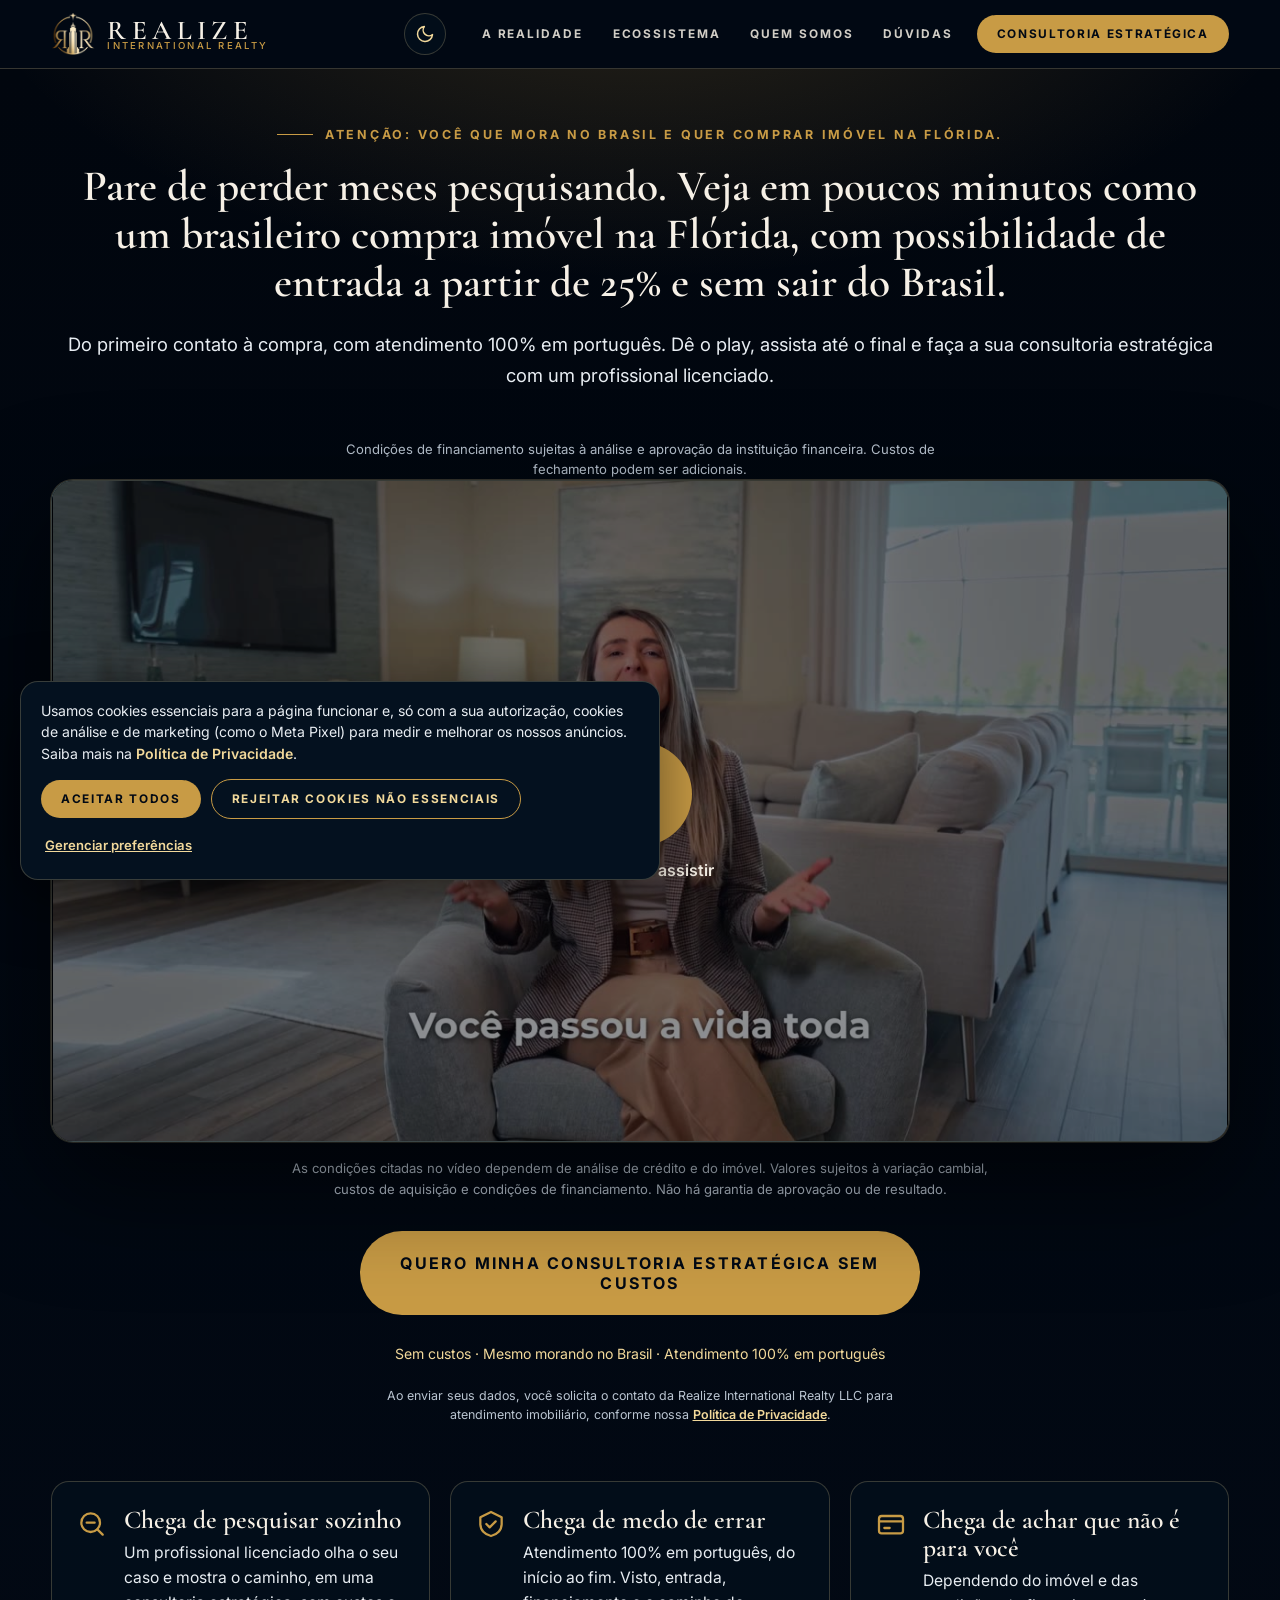
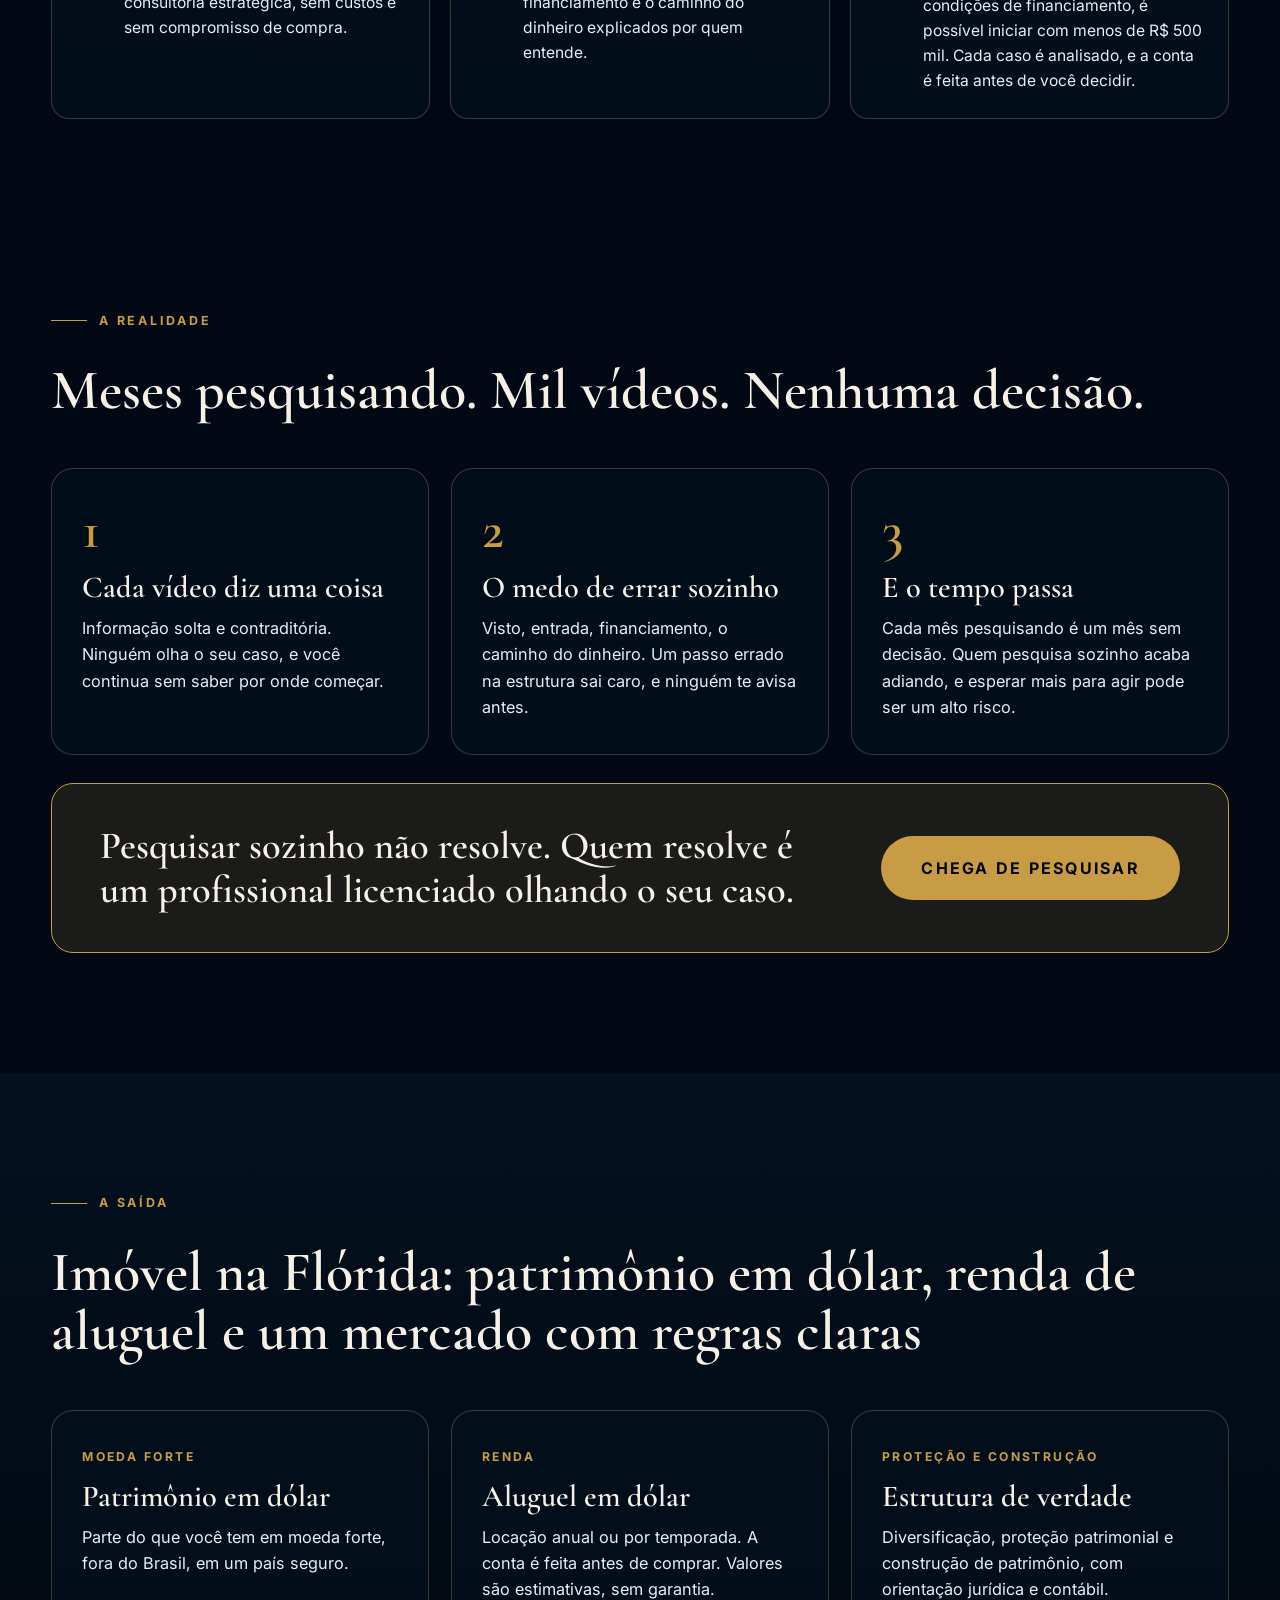
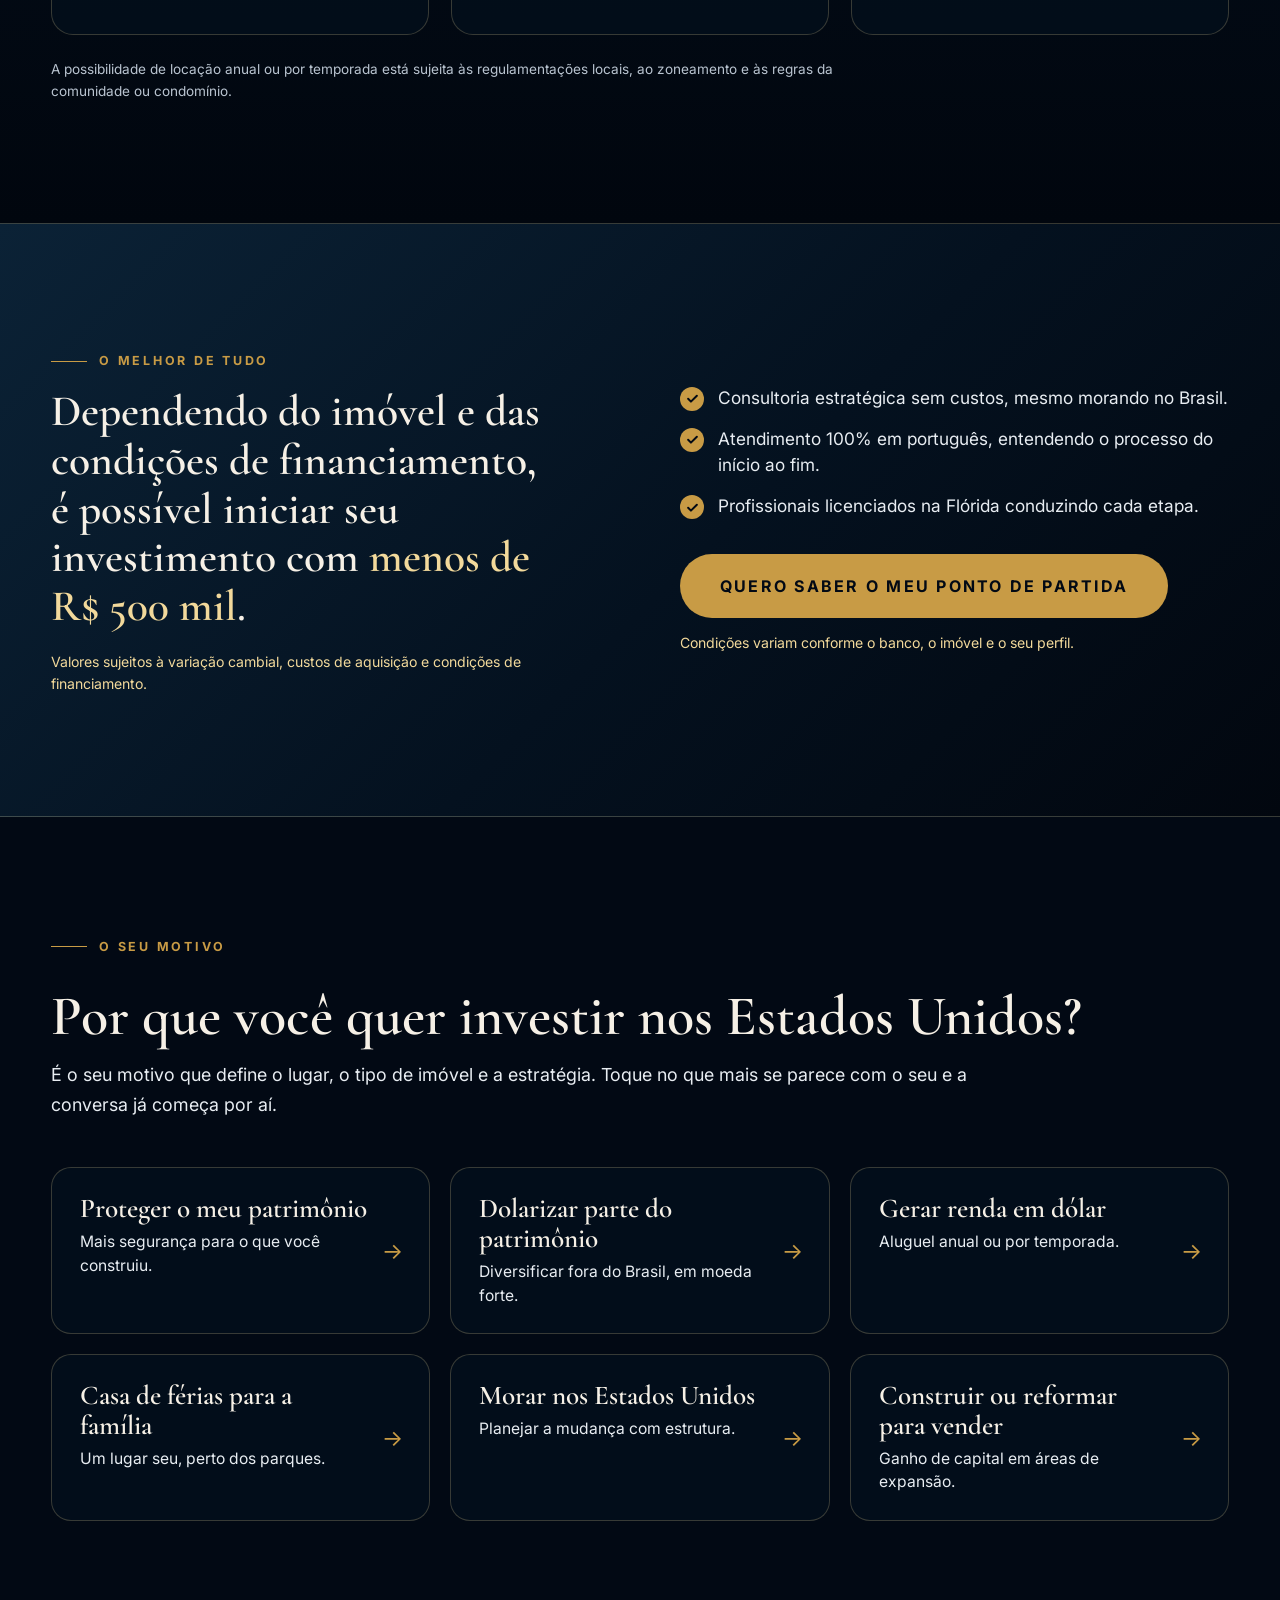
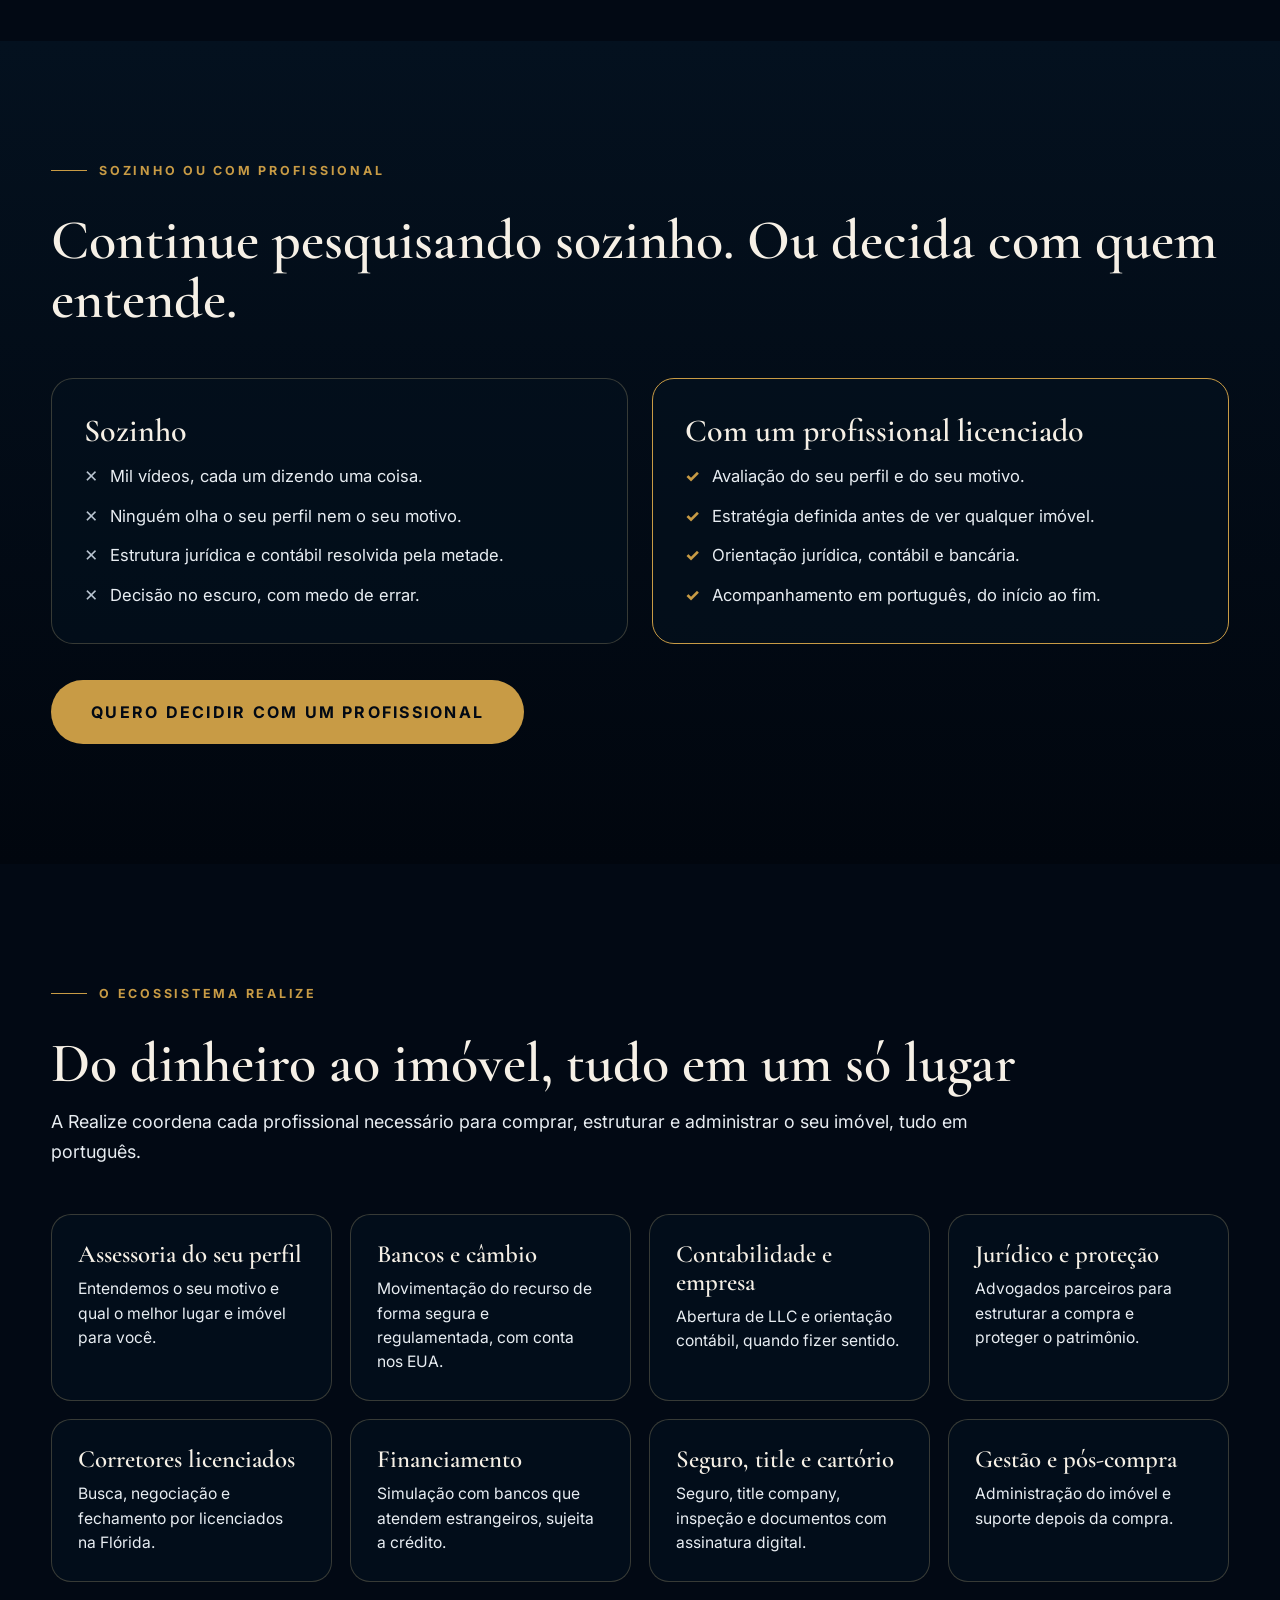
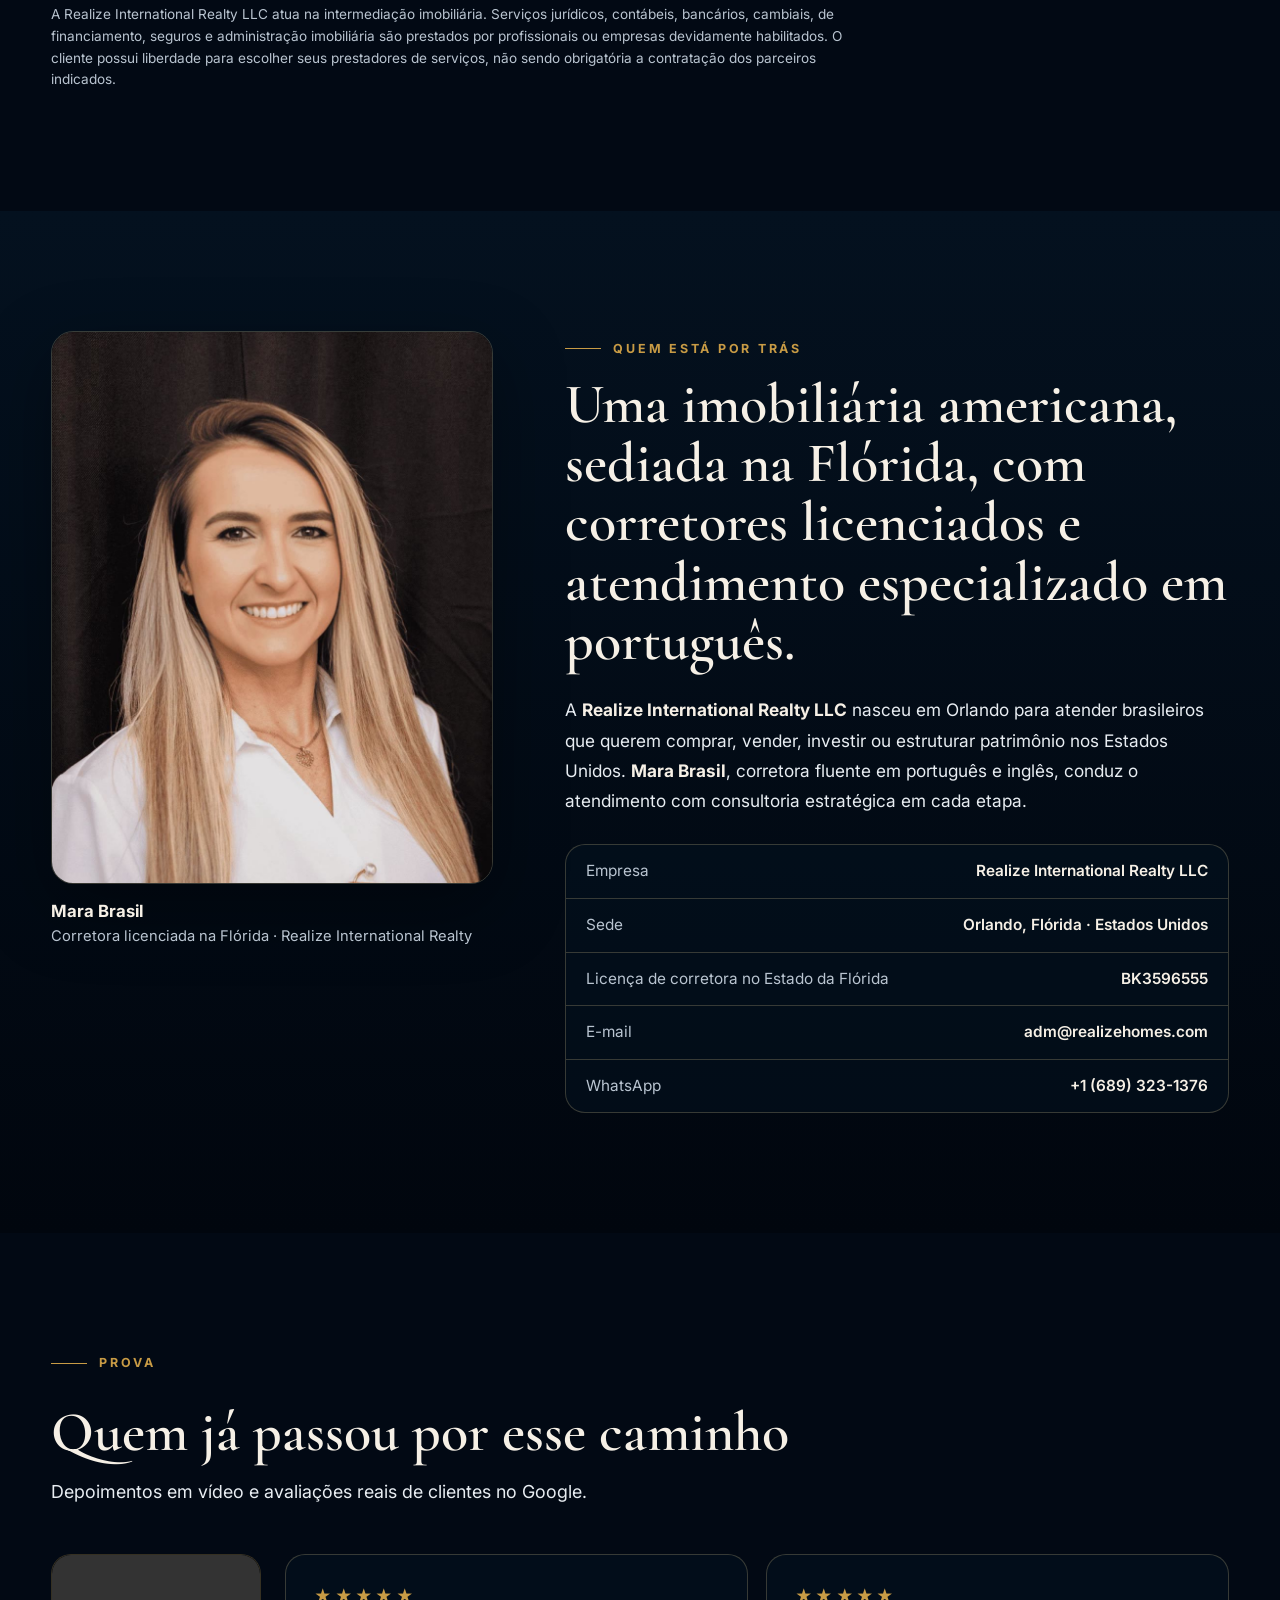
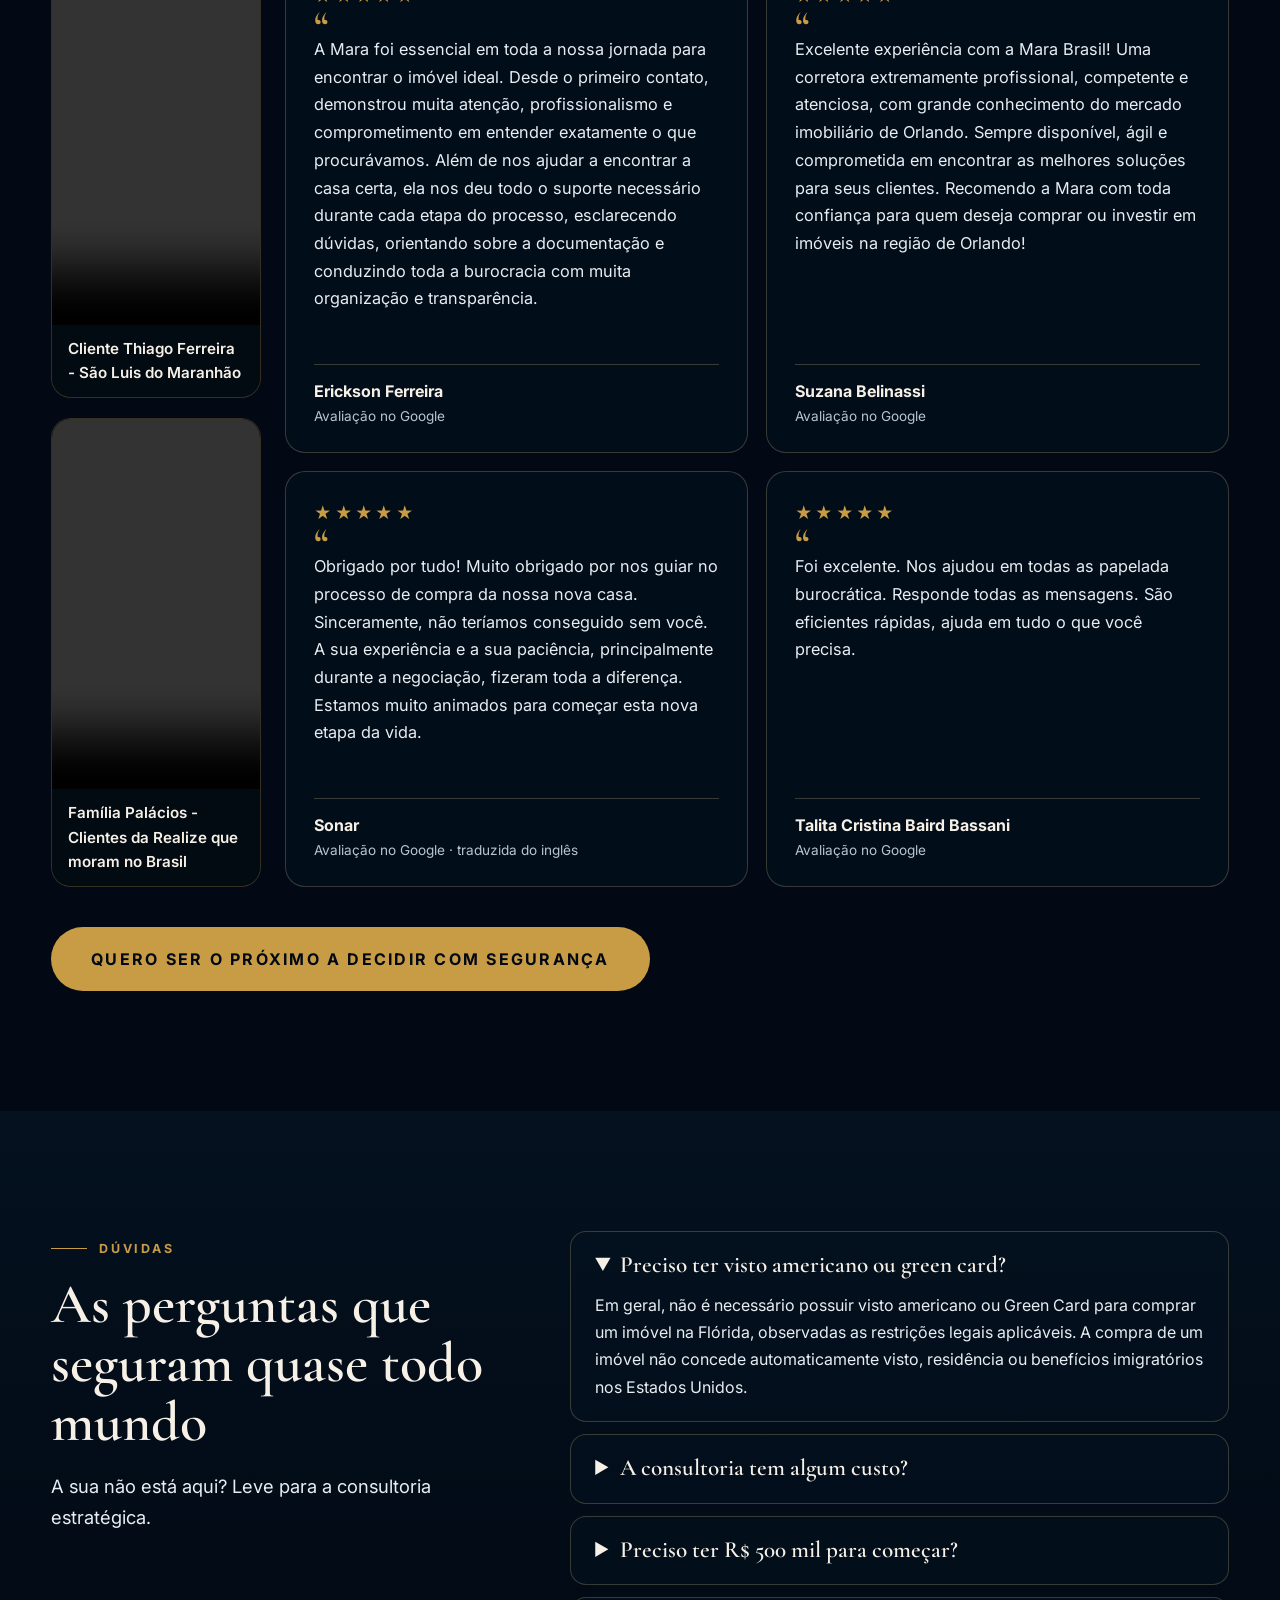
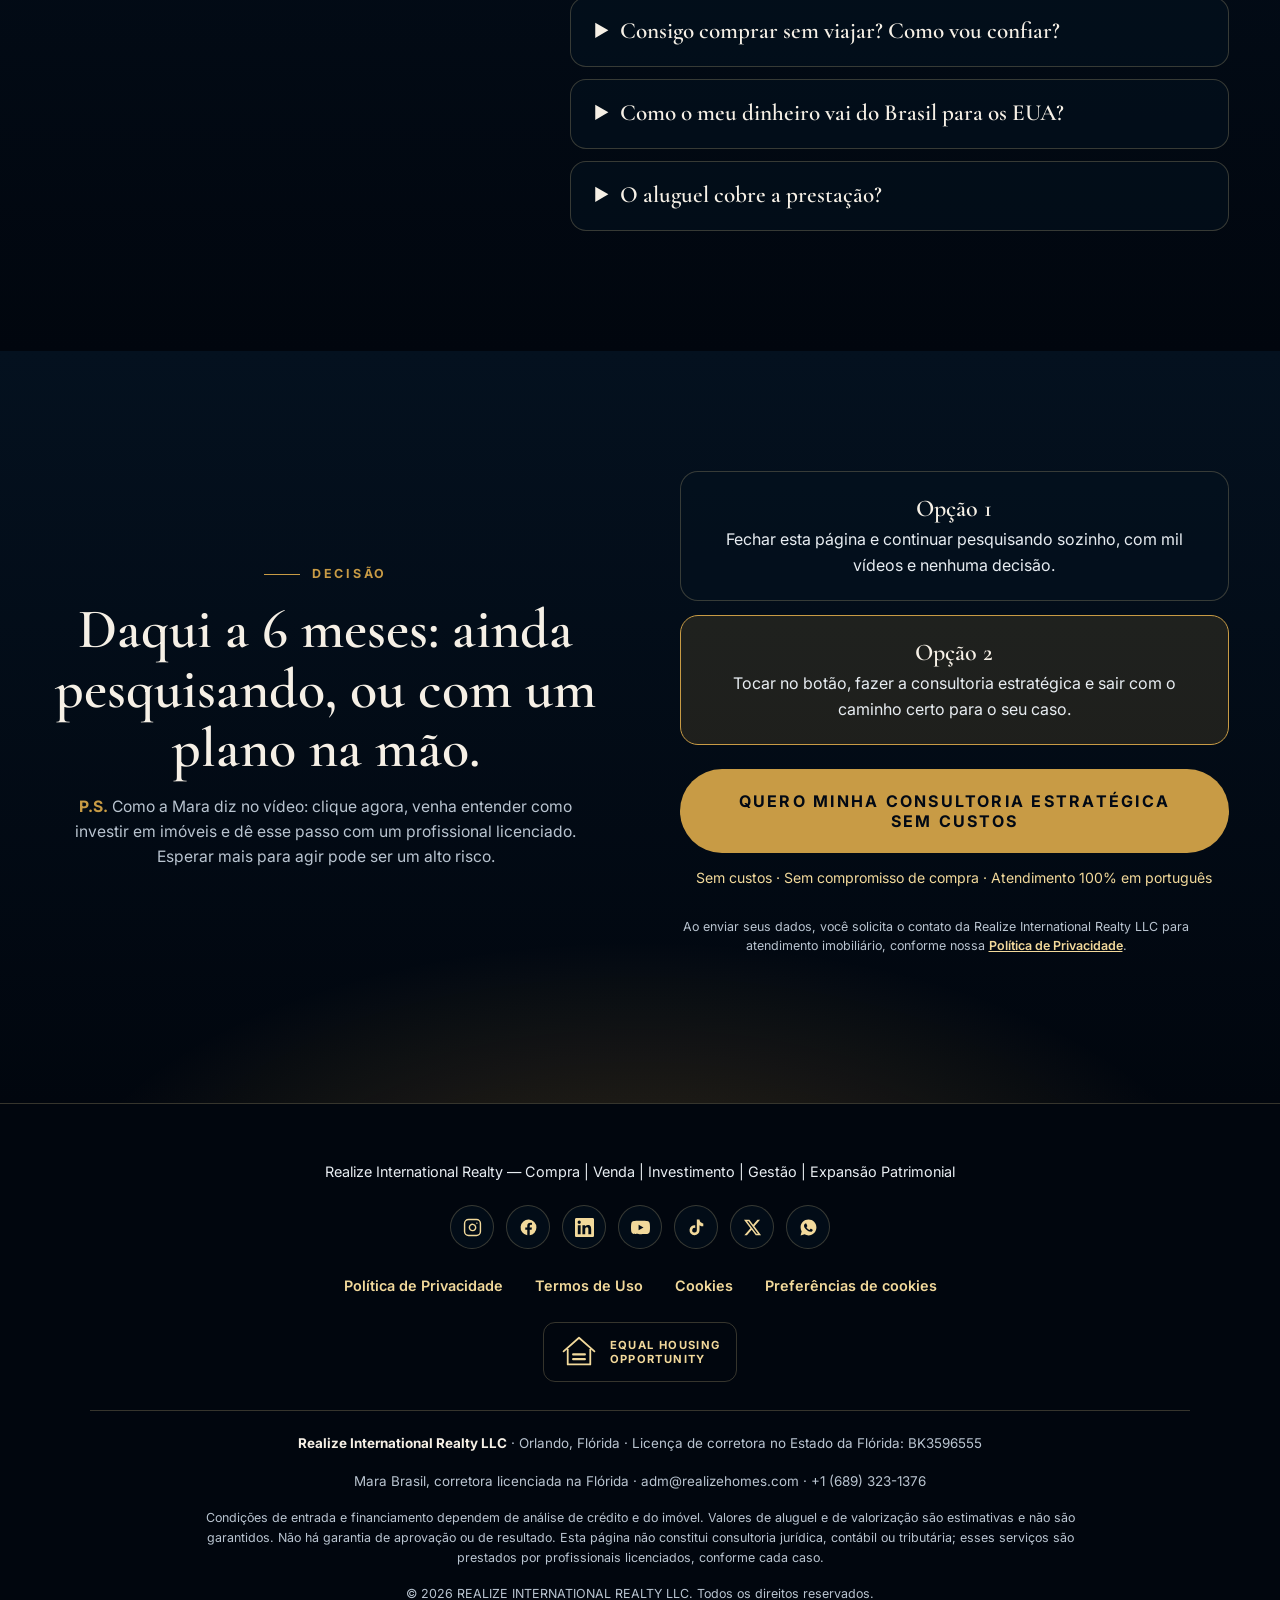
<file: index.html>
<!doctype html>
<html lang="pt-BR">
<head>
<meta charset="utf-8">
<meta name="viewport" content="width=device-width,initial-scale=1">
<meta name="robots" content="noindex, nofollow">
<title>Compre imóvel na Flórida sem sair do Brasil | Realize International Realty</title>
<meta name="description" content="Pare de perder meses pesquisando. Veja como um brasileiro compra imóvel na Flórida sem sair do Brasil e faça uma consultoria estratégica, sem custos, com um profissional licenciado, 100% em português.">
<link rel="preconnect" href="https://fonts.googleapis.com">
<link rel="preconnect" href="https://fonts.gstatic.com" crossorigin>
<link href="https://fonts.googleapis.com/css2?family=Cormorant+Garamond:wght@600&family=Inter:wght@400;500;600;700;800&display=swap" rel="stylesheet">
<link rel="icon" href="images/logo-emblem.png">
<link rel="stylesheet" href="css/style.css">
<link rel="stylesheet" href="css/page.css">
</head>
<body data-variant="vsl-pratica">

<header class="top"><div class="wrap">
  <a class="brand" href="#"><img src="images/logo-emblem.png" alt="Realize International Realty"><span>REALIZE<small>International Realty</small></span></a>
  <nav class="nav" aria-label="Seções"><a href="#realidade">A realidade</a><a href="#ecossistema">Ecossistema</a><a href="#quem">Quem somos</a><a href="#duvidas">Dúvidas</a></nav>
  <a class="btn sm" href="#" data-wa data-cta="header">Consultoria estratégica</a>
</div></header>

<main>

<!-- 1. HOOK + VSL -->
<section class="vsl-hero"><div class="box">
  <span class="eyebrow">Atenção: você que mora no Brasil e quer comprar imóvel na Flórida.</span>
  <h1>Pare de perder meses pesquisando. Veja em poucos minutos como um brasileiro compra imóvel na Flórida, com possibilidade de entrada a partir de 25% e sem sair do Brasil.</h1>
  <p class="lead-p">Do primeiro contato à compra, com atendimento 100% em português. Dê o play, assista até o final e faça a sua consultoria estratégica com um profissional licenciado.</p>
  <p class="legal-mini">Condições de financiamento sujeitas à análise e aprovação da instituição financeira. Custos de fechamento podem ser adicionais.</p>

  <div class="video" id="video">
    <video playsinline preload="metadata"></video>
    <button class="play" type="button" aria-label="Assistir ao vídeo">
      <span><svg width="38" height="38" viewBox="0 0 24 24" aria-hidden="true"><path d="M8 5v14l11-7z" fill="#020914"/></svg></span>
      Toque para assistir
    </button>
  </div>

  <p class="legal-mini video-note">As condições citadas no vídeo dependem de análise de crédito e do imóvel. Valores sujeitos à variação cambial, custos de aquisição e condições de financiamento. Não há garantia de aprovação ou de resultado.</p>

  <div class="cta-box">
    <a class="btn big-btn" href="#" data-wa data-cta="hero">Quero minha consultoria estratégica sem custos</a>
    <p class="micro">Sem custos · Mesmo morando no Brasil · Atendimento 100% em português</p>
      <p class="consent">Ao enviar seus dados, você solicita o contato da Realize International Realty LLC para atendimento imobiliário, conforme nossa <button type="button" class="cookie2-link" data-legal="privacidade">Política de Privacidade</button>.</p>
  </div>

  <div class="facts">
    <div class="fact"><svg viewBox="0 0 24 24" aria-hidden="true"><circle cx="11" cy="11" r="7"/><path d="M20 20l-4-4M8 11h6"/></svg><div><h3>Chega de pesquisar sozinho</h3><p>Um profissional licenciado olha o seu caso e mostra o caminho, em uma consultoria estratégica, sem custos e sem compromisso de compra.</p></div></div>
    <div class="fact"><svg viewBox="0 0 24 24" aria-hidden="true"><path d="M12 3l8 4v5c0 4.5-3.3 8-8 9-4.7-1-8-4.5-8-9V7z"/><path d="M8.5 12l2.5 2.5L15.5 10"/></svg><div><h3>Chega de medo de errar</h3><p>Atendimento 100% em português, do início ao fim. Visto, entrada, financiamento e o caminho do dinheiro explicados por quem entende.</p></div></div>
    <div class="fact"><svg viewBox="0 0 24 24" aria-hidden="true"><rect x="3" y="6" width="18" height="13" rx="2"/><path d="M3 10h18M7 15h4"/></svg><div><h3>Chega de achar que não é para você</h3><p>Dependendo do imóvel e das condições de financiamento, é possível iniciar com menos de R$ 500 mil. Cada caso é analisado, e a conta é feita antes de você decidir.</p></div></div>
  </div>
</div></section>

<!-- 3. DOR -->
<section class="sec" id="realidade"><div class="box">
  <div class="sec-head">
    <span class="eyebrow">A realidade</span>
    <h2 class="wide">Meses pesquisando. Mil vídeos. Nenhuma decisão.</h2>
  </div>
  <div class="cols3">
    <div class="dor"><span class="n">1</span><h3>Cada vídeo diz uma coisa</h3><p>Informação solta e contraditória. Ninguém olha o seu caso, e você continua sem saber por onde começar.</p></div>
    <div class="dor"><span class="n">2</span><h3>O medo de errar sozinho</h3><p>Visto, entrada, financiamento, o caminho do dinheiro. Um passo errado na estrutura sai caro, e ninguém te avisa antes.</p></div>
    <div class="dor"><span class="n">3</span><h3>E o tempo passa</h3><p>Cada mês pesquisando é um mês sem decisão. Quem pesquisa sozinho acaba adiando, e esperar mais para agir pode ser um alto risco.</p></div>
  </div>
  <div class="punch-band">
    <p>Pesquisar sozinho não resolve. Quem resolve é um profissional licenciado olhando o seu caso.</p>
    <a class="btn big-btn" href="#" data-wa data-cta="dor">Chega de pesquisar</a>
  </div>
</div></section>

<!-- 4. POR QUE A FLÓRIDA -->
<section class="sec alt"><div class="box">
  <div class="sec-head">
    <span class="eyebrow">A saída</span>
    <h2 class="wide">Imóvel na Flórida: patrimônio em dólar, renda de aluguel e um mercado com regras claras</h2>
  </div>
  <div class="pillars">
    <div class="pillar"><span class="k">Moeda forte</span><h3>Patrimônio em dólar</h3><p>Parte do que você tem em moeda forte, fora do Brasil, em um país seguro.</p></div>
    <div class="pillar"><span class="k">Renda</span><h3>Aluguel em dólar</h3><p>Locação anual ou por temporada. A conta é feita antes de comprar. Valores são estimativas, sem garantia.</p></div>
    <div class="pillar"><span class="k">Proteção e construção</span><h3>Estrutura de verdade</h3><p>Diversificação, proteção patrimonial e construção de patrimônio, com orientação jurídica e contábil.</p></div>
  </div>
  <p class="l-note" style="margin-top:24px;max-width:90ch">A possibilidade de locação anual ou por temporada está sujeita às regulamentações locais, ao zoneamento e às regras da comunidade ou condomínio.</p>
</div></section>

<!-- 5. R$ 500 MIL -->
<section class="sec band"><div class="box grid2">
  <div>
    <span class="eyebrow">O melhor de tudo</span>
    <p class="big-line long">Dependendo do imóvel e das condições de financiamento, é possível iniciar seu investimento com <em>menos de R$ 500 mil</em>.</p>
    <p class="micro" style="margin-top:20px">Valores sujeitos à variação cambial, custos de aquisição e condições de financiamento.</p>
  </div>
  <div>
    <ul class="checks">
      <li>Consultoria estratégica sem custos, mesmo morando no Brasil.</li>
      <li>Atendimento 100% em português, entendendo o processo do início ao fim.</li>
      <li>Profissionais licenciados na Flórida conduzindo cada etapa.</li>
    </ul>
    <div class="cta-row" style="margin-top:34px"><a class="btn big-btn" href="#" data-wa data-cta="faixa">Quero saber o meu ponto de partida</a></div>
    <p class="micro" style="margin-top:14px">Condições variam conforme o banco, o imóvel e o seu perfil.</p>
  </div>
</div></section>

<!-- 6. MOTIVO -->
<section class="sec"><div class="box">
  <div class="sec-head">
    <span class="eyebrow">O seu motivo</span>
    <h2 class="wide">Por que você quer investir nos Estados Unidos?</h2>
    <p>É o seu motivo que define o lugar, o tipo de imóvel e a estratégia. Toque no que mais se parece com o seu e a conversa já começa por aí.</p>
  </div>
  <div class="motives">
    <a class="motive" href="#" data-wa data-cta="motivo" data-motivo="Proteger o meu patrimônio"><b>Proteger o meu patrimônio</b><span>Mais segurança para o que você construiu.</span></a>
    <a class="motive" href="#" data-wa data-cta="motivo" data-motivo="Tirar parte do patrimônio do Brasil e dolarizar"><b>Dolarizar parte do patrimônio</b><span>Diversificar fora do Brasil, em moeda forte.</span></a>
    <a class="motive" href="#" data-wa data-cta="motivo" data-motivo="Gerar renda em dólar com aluguel"><b>Gerar renda em dólar</b><span>Aluguel anual ou por temporada.</span></a>
    <a class="motive" href="#" data-wa data-cta="motivo" data-motivo="Ter uma casa de férias para a família"><b>Casa de férias para a família</b><span>Um lugar seu, perto dos parques.</span></a>
    <a class="motive" href="#" data-wa data-cta="motivo" data-motivo="Mudar para os Estados Unidos"><b>Morar nos Estados Unidos</b><span>Planejar a mudança com estrutura.</span></a>
    <a class="motive" href="#" data-wa data-cta="motivo" data-motivo="Construir ou reformar para vender"><b>Construir ou reformar para vender</b><span>Ganho de capital em áreas de expansão.</span></a>
  </div>
</div></section>

<!-- 7. SOZINHO x PROFISSIONAL -->
<section class="sec alt"><div class="box">
  <div class="sec-head">
    <span class="eyebrow">Sozinho ou com profissional</span>
    <h2 class="wide">Continue pesquisando sozinho. Ou decida com quem entende.</h2>
  </div>
  <div class="vs2">
    <div class="col no"><h3>Sozinho</h3>
      <ul><li>Mil vídeos, cada um dizendo uma coisa.</li><li>Ninguém olha o seu perfil nem o seu motivo.</li><li>Estrutura jurídica e contábil resolvida pela metade.</li><li>Decisão no escuro, com medo de errar.</li></ul></div>
    <div class="col yes"><h3>Com um profissional licenciado</h3>
      <ul><li>Avaliação do seu perfil e do seu motivo.</li><li>Estratégia definida antes de ver qualquer imóvel.</li><li>Orientação jurídica, contábil e bancária.</li><li>Acompanhamento em português, do início ao fim.</li></ul></div>
  </div>
  <div class="cta-row" style="margin-top:36px"><a class="btn big-btn" href="#" data-wa data-cta="vs">Quero decidir com um profissional</a></div>
</div></section>

<!-- 8. ECOSSISTEMA -->
<section class="sec" id="ecossistema"><div class="box">
  <div class="sec-head">
    <span class="eyebrow">O ecossistema Realize</span>
    <h2 class="wide">Do dinheiro ao imóvel, tudo em um só lugar</h2>
    <p>A Realize coordena cada profissional necessário para comprar, estruturar e administrar o seu imóvel, tudo em português.</p>
  </div>
  <div class="eco">
    <div class="eco-i"><h3>Assessoria do seu perfil</h3><p>Entendemos o seu motivo e qual o melhor lugar e imóvel para você.</p></div>
    <div class="eco-i"><h3>Bancos e câmbio</h3><p>Movimentação do recurso de forma segura e regulamentada, com conta nos EUA.</p></div>
    <div class="eco-i"><h3>Contabilidade e empresa</h3><p>Abertura de LLC e orientação contábil, quando fizer sentido.</p></div>
    <div class="eco-i"><h3>Jurídico e proteção</h3><p>Advogados parceiros para estruturar a compra e proteger o patrimônio.</p></div>
    <div class="eco-i"><h3>Corretores licenciados</h3><p>Busca, negociação e fechamento por licenciados na Flórida.</p></div>
    <div class="eco-i"><h3>Financiamento</h3><p>Simulação com bancos que atendem estrangeiros, sujeita a crédito.</p></div>
    <div class="eco-i"><h3>Seguro, title e cartório</h3><p>Seguro, title company, inspeção e documentos com assinatura digital.</p></div>
    <div class="eco-i"><h3>Gestão e pós-compra</h3><p>Administração do imóvel e suporte depois da compra.</p></div>
  </div>
  <p class="l-note" style="margin-top:22px;max-width:90ch">A Realize International Realty LLC atua na intermediação imobiliária. Serviços jurídicos, contábeis, bancários, cambiais, de financiamento, seguros e administração imobiliária são prestados por profissionais ou empresas devidamente habilitados. O cliente possui liberdade para escolher seus prestadores de serviços, não sendo obrigatória a contratação dos parceiros indicados.</p>
</div></section>

<!-- 9. QUEM ESTÁ POR TRÁS -->
<section class="sec alt" id="quem"><div class="box who">
  <figure class="photo"><img src="images/mara.jpg" alt="Mara Brasil, corretora licenciada na Flórida" loading="lazy"><figcaption><b>Mara Brasil</b>Corretora licenciada na Flórida · Realize International Realty</figcaption></figure>
  <div>
    <span class="eyebrow">Quem está por trás</span>
    <h2 class="wide">Uma imobiliária americana, sediada na Flórida, com corretores licenciados e atendimento especializado em português.</h2>
    <div class="txt" style="margin-top:24px">
      <p>A <strong>Realize International Realty LLC</strong> nasceu em Orlando para atender brasileiros que querem comprar, vender, investir ou estruturar patrimônio nos Estados Unidos. <strong>Mara Brasil</strong>, corretora fluente em português e inglês, conduz o atendimento com consultoria estratégica em cada etapa.</p>
    </div>
    <div class="trust" style="margin-top:28px">
      <div class="trust-row"><span>Empresa</span><b>Realize International Realty LLC</b></div>
      <div class="trust-row"><span>Sede</span><b>Orlando, Flórida · Estados Unidos</b></div>
      <div class="trust-row"><span>Licença de corretora no Estado da Flórida</span><b>BK3596555</b></div>
      <div class="trust-row"><span>E-mail</span><b>adm@realizehomes.com</b></div>
      <div class="trust-row"><span>WhatsApp</span><b>+1 (689) 323-1376</b></div>
    </div>
  </div>
</div></section>

<!-- 10. PROVA -->
<section class="sec"><div class="box">
  <div class="sec-head">
    <span class="eyebrow">Prova</span>
    <h2 class="wide">Quem já passou por esse caminho</h2>
    <p>Depoimentos em vídeo e avaliações reais de clientes no Google.</p>
  </div>
  <div class="proof">
    <figure class="tv"><video controls playsinline preload="metadata" src="videos/depoimento-thiago.mp4"></video><figcaption>Cliente Thiago Ferreira - São Luis do Maranhão</figcaption></figure>
    <figure class="tv"><video controls playsinline preload="metadata" src="videos/depoimento-2.mp4"></video><figcaption>Família Palácios - Clientes da Realize que moram no Brasil</figcaption></figure>
    <div class="reviews">
    <figure class="rev">
      <div class="stars" aria-label="5 estrelas">★★★★★</div>
      <blockquote>A Mara foi essencial em toda a nossa jornada para encontrar o imóvel ideal. Desde o primeiro contato, demonstrou muita atenção, profissionalismo e comprometimento em entender exatamente o que procurávamos. Além de nos ajudar a encontrar a casa certa, ela nos deu todo o suporte necessário durante cada etapa do processo, esclarecendo dúvidas, orientando sobre a documentação e conduzindo toda a burocracia com muita organização e transparência.</blockquote>
      <figcaption><b>Erickson Ferreira</b><span>Avaliação no Google</span></figcaption>
    </figure>
    <figure class="rev">
      <div class="stars" aria-label="5 estrelas">★★★★★</div>
      <blockquote>Excelente experiência com a Mara Brasil! Uma corretora extremamente profissional, competente e atenciosa, com grande conhecimento do mercado imobiliário de Orlando. Sempre disponível, ágil e comprometida em encontrar as melhores soluções para seus clientes. Recomendo a Mara com toda confiança para quem deseja comprar ou investir em imóveis na região de Orlando!</blockquote>
      <figcaption><b>Suzana Belinassi</b><span>Avaliação no Google</span></figcaption>
    </figure>
    <figure class="rev">
      <div class="stars" aria-label="5 estrelas">★★★★★</div>
      <blockquote>Obrigado por tudo! Muito obrigado por nos guiar no processo de compra da nossa nova casa. Sinceramente, não teríamos conseguido sem você. A sua experiência e a sua paciência, principalmente durante a negociação, fizeram toda a diferença. Estamos muito animados para começar esta nova etapa da vida.</blockquote>
      <figcaption><b>Sonar</b><span>Avaliação no Google · traduzida do inglês</span></figcaption>
    </figure>
    <figure class="rev">
      <div class="stars" aria-label="5 estrelas">★★★★★</div>
      <blockquote>Foi excelente. Nos ajudou em todas as papelada burocrática. Responde todas as mensagens. São eficientes rápidas, ajuda em tudo o que você precisa.</blockquote>
      <figcaption><b>Talita Cristina Baird Bassani</b><span>Avaliação no Google</span></figcaption>
    </figure>
  </div>
  </div>
  <div class="cta-row" style="margin-top:40px"><a class="btn big-btn" href="#" data-wa data-cta="prova">Quero ser o próximo a decidir com segurança</a></div>
</div></section>

<!-- 11. FAQ -->
<section class="sec alt" id="duvidas"><div class="box faq">
  <div>
    <span class="eyebrow">Dúvidas</span>
    <h2>As perguntas que seguram quase todo mundo</h2>
    <p class="lead-p" style="margin-top:18px">A sua não está aqui? Leve para a consultoria estratégica.</p>
  </div>
  <div>
    <details open><summary>Preciso ter visto americano ou green card?</summary><p>Em geral, não é necessário possuir visto americano ou Green Card para comprar um imóvel na Flórida, observadas as restrições legais aplicáveis. A compra de um imóvel não concede automaticamente visto, residência ou benefícios imigratórios nos Estados Unidos.</p></details>
    <details><summary>A consultoria tem algum custo?</summary><p>Não. A consultoria inicial é sem custos, mesmo morando no Brasil, e sem compromisso de compra.</p></details>
    <details><summary>Preciso ter R$ 500 mil para começar?</summary><p>Dependendo do imóvel e das condições de financiamento, é possível iniciar seu investimento com menos de R$ 500 mil. O valor depende do imóvel, do banco e do seu perfil, e a consultoria mostra o número para o seu caso. Valores sujeitos à variação cambial, custos de aquisição e condições de financiamento.</p></details>
    <details><summary>Consigo comprar sem viajar? Como vou confiar?</summary><p>Sim, e a confiança vem do que você mesmo pode conferir. A Realize International Realty LLC fica em Orlando, e a negociação é conduzida por corretores licenciados na Flórida, cuja licença pode ser consultada no registro oficial do estado (DBPR). A compra é formal, com contrato, registro, title company e assinatura digital, e o dinheiro passa por bancos e câmbio regulamentados. Você acompanha tudo por videochamada e pode ver as avaliações no Google, os depoimentos e as redes da equipe. Se quiser conhecer antes, montamos a agenda da viagem.</p></details>
    <details><summary>Como o meu dinheiro vai do Brasil para os EUA?</summary><p>Por meio de bancos e câmbio parceiros, de forma regulamentada e com orientação. O especialista explica o caminho certo para o seu caso.</p></details>
    <details><summary>O aluguel cobre a prestação?</summary><p>A renda de aluguel pode contribuir para o pagamento do financiamento. Os resultados dependem das receitas e despesas do imóvel, incluindo impostos, seguros, taxas condominiais, manutenção, administração e vacância. Não há garantia de rentabilidade.</p></details>
  </div>
</div></section>

<!-- 12. CTA FINAL -->
<section class="sec final"><div class="box grid2">
  <div>
    <span class="eyebrow">Decisão</span>
    <h2>Daqui a 6 meses: ainda pesquisando, ou com um plano na mão.</h2>
    <p class="ps"><b>P.S.</b> Como a Mara diz no vídeo: clique agora, venha entender como investir em imóveis e dê esse passo com um profissional licenciado. Esperar mais para agir pode ser um alto risco.</p>
  </div>
  <div>
    <div class="opts2">
      <div class="opt2"><b>Opção 1</b>Fechar esta página e continuar pesquisando sozinho, com mil vídeos e nenhuma decisão.</div>
      <div class="opt2 go"><b>Opção 2</b>Tocar no botão, fazer a consultoria estratégica e sair com o caminho certo para o seu caso.</div>
    </div>
    <a class="btn big-btn" href="#" data-wa data-cta="final">Quero minha consultoria estratégica sem custos</a>
    <p class="micro" style="margin-top:14px">Sem custos · Sem compromisso de compra · Atendimento 100% em português</p>
    <p class="consent">Ao enviar seus dados, você solicita o contato da Realize International Realty LLC para atendimento imobiliário, conforme nossa <button type="button" class="cookie2-link" data-legal="privacidade">Política de Privacidade</button>.</p>
  </div>
</div></section>

</main>

<footer class="foot2">
  <div class="foot2-in">
    <p class="foot2-tag">Realize International Realty — Compra | Venda | Investimento | Gestão | Expansão Patrimonial</p>
    <div class="foot2-social">
      <a href="https://www.instagram.com/realizerealty_/" target="_blank" rel="noopener noreferrer" class="foot2-soc" aria-label="Instagram"><svg viewBox="0 0 24 24" fill="none" stroke="currentColor" stroke-width="1.8" stroke-linecap="round" stroke-linejoin="round" aria-hidden="true"><rect x="2" y="2" width="20" height="20" rx="5" ry="5"/><path d="M16 11.37A4 4 0 1 1 12.63 8 4 4 0 0 1 16 11.37z"/><line x1="17.5" y1="6.5" x2="17.51" y2="6.5"/></svg></a>
      <a href="https://www.facebook.com/marabrasilorlando" target="_blank" rel="noopener noreferrer" class="foot2-soc" aria-label="Facebook"><svg viewBox="0 0 24 24" fill="currentColor" aria-hidden="true"><path d="M22 12a10 10 0 1 0-11.56 9.88v-6.99H7.9V12h2.54V9.8c0-2.5 1.49-3.89 3.77-3.89 1.09 0 2.24.2 2.24.2v2.46h-1.26c-1.24 0-1.63.77-1.63 1.56V12h2.78l-.44 2.89h-2.34v6.99A10 10 0 0 0 22 12z"/></svg></a>
      <a href="https://www.linkedin.com/company/realize-realty-a-imobili%C3%A1ria-brasileira-na-fl%C3%B3rida/" target="_blank" rel="noopener noreferrer" class="foot2-soc" aria-label="LinkedIn"><svg viewBox="0 0 24 24" fill="currentColor" aria-hidden="true"><path d="M20.45 20.45h-3.56v-5.57c0-1.33-.03-3.04-1.85-3.04-1.86 0-2.14 1.45-2.14 2.94v5.67H9.34V9h3.41v1.56h.05c.48-.9 1.64-1.85 3.37-1.85 3.6 0 4.27 2.37 4.27 5.46v6.28zM5.34 7.43a2.06 2.06 0 1 1 0-4.12 2.06 2.06 0 0 1 0 4.12zM7.12 20.45H3.56V9h3.56v11.45zM22.22 0H1.77C.79 0 0 .77 0 1.73v20.54C0 23.23.79 24 1.77 24h20.45c.98 0 1.78-.77 1.78-1.73V1.73C24 .77 23.2 0 22.22 0z"/></svg></a>
      <a href="https://www.youtube.com/@realizerealtyflorida" target="_blank" rel="noopener noreferrer" class="foot2-soc" aria-label="YouTube"><svg viewBox="0 0 24 24" fill="currentColor" aria-hidden="true"><path d="M23.5 6.2a3 3 0 0 0-2.1-2.1C19.5 3.6 12 3.6 12 3.6s-7.5 0-9.4.5A3 3 0 0 0 .5 6.2C0 8.1 0 12 0 12s0 3.9.5 5.8a3 3 0 0 0 2.1 2.1c1.9.5 9.4.5 9.4.5s7.5 0 9.4-.5a3 3 0 0 0 2.1-2.1c.5-1.9.5-5.8.5-5.8s0-3.9-.5-5.8zM9.6 15.6V8.4l6.2 3.6-6.2 3.6z"/></svg></a>
      <a href="https://www.tiktok.com/@realizerealty" target="_blank" rel="noopener noreferrer" class="foot2-soc" aria-label="TikTok"><svg viewBox="0 0 24 24" fill="currentColor" aria-hidden="true"><path d="M19.6 6.7a4.8 4.8 0 0 1-3.8-4.2V2h-3.4v13.4a2.9 2.9 0 1 1-2-2.8V9.2a6.3 6.3 0 1 0 5.4 6.2V9a8.2 8.2 0 0 0 4.8 1.5V7.1a4.8 4.8 0 0 1-1-.4z"/></svg></a>
      <a href="https://x.com/RealizeRealtyUS" target="_blank" rel="noopener noreferrer" class="foot2-soc" aria-label="X"><svg viewBox="0 0 24 24" fill="currentColor" aria-hidden="true"><path d="M18.24 2.25h3.31l-7.23 8.26 8.5 11.24h-6.66l-5.21-6.82-5.97 6.82H1.67l7.73-8.84L1.25 2.25h6.83l4.71 6.23 5.45-6.23zm-1.16 17.52h1.83L7.08 4.13H5.12l11.96 15.64z"/></svg></a>
      <a href="https://wa.me/16893231376" target="_blank" rel="noopener noreferrer" class="foot2-soc" aria-label="WhatsApp"><svg viewBox="0 0 24 24" fill="currentColor" aria-hidden="true"><path d="M12 2C6.48 2 2 6.48 2 12c0 1.85.5 3.58 1.36 5.06L2 22l5.09-1.33A9.96 9.96 0 0 0 12 22c5.52 0 10-4.48 10-10S17.52 2 12 2zm5.1 14.02c-.23.63-1.32 1.2-1.82 1.28-.47.07-1.05.1-1.7-.11-.39-.13-.89-.3-1.54-.59-2.71-1.17-4.47-3.9-4.61-4.08-.13-.18-1.1-1.46-1.1-2.78 0-1.32.69-1.97 1-2.28.25-.25.65-.38 1.04-.38h.32c.3.01.55.03.79.6.28.65.85 2.02.93 2.17.07.15.12.33.02.53-.1.21-.15.33-.29.5-.15.18-.31.4-.45.54-.14.14-.28.3-.12.58.16.28.72 1.18 1.54 1.92.67.6 1.52 1.01 1.72 1.1.28.14.44.12.6-.07.16-.2.69-.8.87-1.08.18-.28.36-.23.61-.14.25.09 1.59.75 1.86.89.28.14.46.2.53.32.06.12.06.69-.17 1.32z"/></svg></a>
    </div>
    <div class="foot2-links">
      <button type="button" data-legal="privacidade">Política de Privacidade</button>
      <button type="button" data-legal="termos">Termos de Uso</button>
      <button type="button" data-legal="cookies">Cookies</button>
      <button type="button" data-legal="preferencias">Preferências de cookies</button>
    </div>
    <div class="eho" role="img" aria-label="Equal Housing Opportunity">
      <svg viewBox="0 0 64 64" aria-hidden="true"><path d="M6 31L32 8l26 23" fill="none" stroke="currentColor" stroke-width="3" stroke-linecap="round" stroke-linejoin="round"/><path d="M13 27v26h38V27" fill="none" stroke="currentColor" stroke-width="3" stroke-linejoin="round"/><path d="M22 36h20M22 44h20" stroke="currentColor" stroke-width="3.4" stroke-linecap="round"/></svg>
      <span>Equal Housing <br>Opportunity</span>
    </div>
    <div class="foot2-info">
      <p><b>Realize International Realty LLC</b> · Orlando, Flórida · Licença de corretora no Estado da Flórida: BK3596555</p>
      <p>Mara Brasil, corretora licenciada na Flórida · adm@realizehomes.com · +1 (689) 323-1376</p>
      <p class="foot2-legal">Condições de entrada e financiamento dependem de análise de crédito e do imóvel. Valores de aluguel e de valorização são estimativas e não são garantidos. Não há garantia de aprovação ou de resultado. Esta página não constitui consultoria jurídica, contábil ou tributária; esses serviços são prestados por profissionais licenciados, conforme cada caso.</p>
      <p class="foot2-legal">© 2026 REALIZE INTERNATIONAL REALTY LLC. Todos os direitos reservados.</p>
    </div>
  </div>
</footer>

<div class="legal-modal" id="legal" hidden>
  <div class="legal-panel" role="dialog" aria-modal="true" aria-labelledby="legal-title">
    <button type="button" class="legal-close" id="legal-close" aria-label="Fechar">×</button>
    <div class="legal-body" id="legal-body"></div>
  </div>
</div>
<template id="tpl-privacidade"><h2 id="legal-title">Política de Privacidade</h2>
<p>Última atualização: 9 de julho de 2026</p>
<p>Esta Política de Privacidade descreve como a Realize International Realty ("Realize", "nós") coleta, utiliza, compartilha e protege os dados pessoais dos usuários do site realizehomes.com e de seus canais de atendimento. Ao utilizar o site e enviar seus dados, você concorda com as práticas descritas nesta política.</p>
<h3>1. Responsável pelos dados</h3>
<p>O responsável pelo tratamento dos dados é a Realize International Realty LLC, com sede em Orlando, Flórida — Estados Unidos. Contato: <a href="mailto:adm@realizehomes.com">adm@realizehomes.com</a> · WhatsApp: +1 (689) 323-1376.</p>
<h3>2. Dados que coletamos</h3>
<p>Dados fornecidos por você: nome, e-mail, telefone/WhatsApp, área de interesse, mensagem e, quando aplicável, endereço — informados em formulários de contato e solicitações.</p>
<p>Dados coletados automaticamente: endereço IP, tipo de dispositivo e navegador, páginas visitadas, origem do acesso e interações, por meio de cookies e tecnologias similares.</p>
<p>Fontes públicas e parceiros: dados que você tenha tornado públicos ou obtidos de parceiros de marketing, quando permitido por lei.</p>
<h3>3. Como usamos seus dados</h3>
<ul>
<li>Responder a solicitações e prestar serviços imobiliários (compra, venda, investimento e gestão);</li>
<li>Entrar em contato por telefone, WhatsApp e e-mail para atendimento comercial e imobiliário;</li>
<li>Enviar comunicações de marketing e promocionais, quando autorizado;</li>
<li>Veicular publicidade direcionada e remarketing em plataformas como Google e Meta;</li>
<li>Analisar o tráfego e melhorar a experiência do site;</li>
<li>Cumprir obrigações legais e regulatórias.</li>
</ul>
<h3>4. Bases legais</h3>
<p>Tratamos seus dados com base no seu consentimento, na execução de contrato ou do atendimento solicitado, no cumprimento de obrigações legais e em nosso legítimo interesse de operar e divulgar nossos serviços, conforme a Lei Geral de Proteção de Dados (Lei nº 13.709/2018, LGPD) e demais normas aplicáveis.</p>
<h3>5. Cookies e tecnologias de rastreamento</h3>
<p>Utilizamos cookies essenciais, de análise e de marketing. No aviso exibido na página você pode aceitar todos, rejeitar os não essenciais ou gerenciar as suas preferências, e pode alterar a escolha a qualquer momento em “Preferências de cookies”, no rodapé. Os cookies de análise e de marketing só são ativados depois da sua autorização. A rejeição dos cookies não essenciais pode limitar algumas funcionalidades.</p>
<h3>6. Publicidade, Google e Meta</h3>
<p>Usamos serviços de terceiros de análise e publicidade, incluindo Google Analytics, Google Ads e o Meta Pixel (Facebook/Instagram). Esses provedores utilizam cookies e identificadores para medir audiência, criar públicos personalizados e exibir anúncios relevantes dentro e fora do nosso site.</p>
<p>Opções de anúncios do Google: adssettings.google.com</p>
<p>Complemento de desativação do Google Analytics: tools.google.com/dlpage/gaoptout</p>
<p>Preferências de anúncios da Meta: facebook.com/adpreferences</p>
<p>Opt-out setorial: optout.aboutads.info · youronlinechoices.eu</p>
<h3>7. Compartilhamento de dados</h3>
<p>Seus dados podem ser compartilhados com: parceiros e prestadores de serviços envolvidos no seu atendimento (como corretores, instituições financeiras e profissionais jurídicos, contábeis e de seguros), quando necessário e a seu pedido; provedores de serviços de anúncios, agências de marketing e ferramentas de análise; autoridades, quando exigido por lei; e terceiros no contexto de reorganização ou transferência do negócio. Não vendemos seus dados pessoais.</p>
<h3>8. Retenção de dados</h3>
<p>Mantemos os dados pessoais pelo período necessário às finalidades descritas — em geral de 90 dias a 2 anos após o último contato ou inatividade — ou pelo prazo exigido por obrigações legais.</p>
<h3>9. Seus direitos</h3>
<p>Você pode solicitar acesso, correção, exclusão ou portabilidade dos seus dados, bem como revogar o consentimento e opor-se ao marketing direto, a qualquer momento, pelo e-mail <a href="mailto:adm@realizehomes.com">adm@realizehomes.com</a>.</p>
<h3>10. Privacidade de crianças</h3>
<p>Nosso site não se destina a menores de 18 anos e não coletamos intencionalmente dados de crianças.</p>
<h3>11. Transferência internacional</h3>
<p>Seus dados podem ser processados e armazenados nos Estados Unidos e em outros países onde nós ou nossos provedores operamos, com medidas adequadas de proteção.</p>
<h3>12. Segurança</h3>
<p>Adotamos medidas técnicas e organizacionais para proteger seus dados. No entanto, nenhum método de transmissão ou armazenamento é totalmente seguro, e não podemos garantir segurança absoluta.</p>
<h3>13. Alterações desta política</h3>
<p>Podemos atualizar esta política periodicamente. A data da última atualização aparece no topo desta página.</p>
<h3>14. Contato</h3>
<p>Dúvidas ou solicitações sobre esta política e sobre o tratamento de dados: <a href="mailto:adm@realizehomes.com">adm@realizehomes.com</a>.</p>
<h3>15. Aviso legal</h3>
<p>REALIZE INTERNATIONAL REALTY LLC é uma imobiliária licenciada na Flórida, EUA. As informações deste site têm caráter meramente informativo e não constituem aconselhamento jurídico, fiscal, contábil ou financeiro, nem garantia de resultados, rentabilidade ou valorização. Valores, disponibilidade e condições dos imóveis estão sujeitos a alteração sem aviso prévio. Recomendamos consultar profissionais qualificados antes de qualquer decisão de investimento. O tratamento de dados pessoais segue esta Política de Privacidade. © 2026 REALIZE INTERNATIONAL REALTY LLC. Todos os direitos reservados.</p></template>
<template id="tpl-termos"><h2 id="legal-title">Termos de Uso</h2>
<p>Última atualização: 18 de novembro de 2026</p>
<p>Estes Termos de Uso regulam o acesso e o uso desta página e dos canais de atendimento da Realize International Realty LLC ("Realize", "nós"). Ao navegar, assistir aos vídeos ou entrar em contato por esta página, você concorda com estes termos.</p>
<h3>1. Quem somos</h3>
<p>A Realize International Realty LLC é uma imobiliária licenciada na Flórida, Estados Unidos, com atendimento em Orlando. A negociação e o fechamento de imóveis são conduzidos por corretores licenciados na Flórida. Contato: <a href="mailto:adm@realizehomes.com">adm@realizehomes.com</a> · WhatsApp: +1 (689) 323-1376.</p>
<h3>2. Natureza informativa</h3>
<p>O conteúdo desta página tem caráter meramente informativo. Ele não constitui aconselhamento jurídico, fiscal, contábil ou financeiro. Serviços jurídicos, contábeis e financeiros são prestados por profissionais e empresas parceiras licenciadas, conforme cada caso.</p>
<h3>3. Sem garantia de resultados</h3>
<p>Valores de aluguel, valorização, rentabilidade e demais projeções são estimativas e não são garantidos. Condições de entrada e de financiamento dependem de análise de crédito e do imóvel. Nada nesta página representa promessa de aprovação ou de resultado.</p>
<h3>4. Imóveis, valores e disponibilidade</h3>
<p>Valores, disponibilidade e condições dos imóveis estão sujeitos a alteração sem aviso prévio. Recomendamos consultar profissionais qualificados antes de qualquer decisão de investimento.</p>
<h3>5. Consultoria estratégica</h3>
<p>A consultoria inicial é sem custos e não gera obrigação de compra. Ao solicitá-la, você nos autoriza a entrar em contato pelos canais informados, para tratar do seu atendimento.</p>
<h3>6. Uso permitido</h3>
<p>Você se compromete a fornecer informações verdadeiras e a não utilizar esta página para fins ilícitos, nem tentar interferir no seu funcionamento ou acessar áreas restritas.</p>
<h3>7. Propriedade intelectual</h3>
<p>Marcas, logotipos, textos, imagens e vídeos desta página pertencem à Realize, à corretora Mara Brasil ou aos respectivos titulares, e não podem ser copiados ou reutilizados sem autorização.</p>
<h3>8. Depoimentos e avaliações</h3>
<p>Os depoimentos e as avaliações exibidos refletem a experiência individual de cada cliente e não garantem resultado igual para outros casos.</p>
<h3>9. Links e serviços de terceiros</h3>
<p>Esta página pode conter links para redes sociais e sites de terceiros. Não controlamos esses ambientes e não nos responsabilizamos pelo seu conteúdo ou pelas suas políticas.</p>
<h3>10. Limitação de responsabilidade</h3>
<p>Na máxima extensão permitida pela lei aplicável, a Realize não responde por decisões tomadas exclusivamente com base nas informações desta página, nem por indisponibilidades temporárias do site.</p>
<h3>11. Privacidade e cookies</h3>
<p>O tratamento de dados pessoais segue a nossa Política de Privacidade, e o uso de cookies segue o aviso de Cookies, ambos disponíveis no rodapé desta página.</p>
<h3>12. Alterações</h3>
<p>Podemos atualizar estes termos periodicamente. A data da última atualização aparece no topo.</p>
<h3>13. Contato</h3>
<p>Dúvidas sobre estes termos: <a href="mailto:adm@realizehomes.com">adm@realizehomes.com</a>.</p>
<p>© 2026 REALIZE INTERNATIONAL REALTY LLC. Todos os direitos reservados.</p></template>
<template id="tpl-preferencias"><h2 id="legal-title">Preferências de cookies</h2>
<p>Escolha quais cookies podem ser usados. Você pode mudar isto quando quiser, em “Preferências de cookies”, no rodapé.</p>
<div class="pref"><div><b>Essenciais</b><span>Necessários para a página funcionar e para lembrar a sua escolha. Estão sempre ativos.</span></div><label class="sw"><input type="checkbox" checked disabled aria-label="Essenciais"><i></i></label></div>
<div class="pref"><div><b>Análise e desempenho</b><span>Ajudam a entender como a página é usada, para melhorá-la.</span></div><label class="sw"><input type="checkbox" id="pref-analytics" aria-label="Análise e desempenho"><i></i></label></div>
<div class="pref"><div><b>Marketing e publicidade</b><span>Permitem medir anúncios e mostrar publicidade relevante em plataformas como Meta (Facebook e Instagram) e Google, por meio do Meta Pixel.</span></div><label class="sw"><input type="checkbox" id="pref-marketing" aria-label="Marketing e publicidade"><i></i></label></div>
<div class="pref-actions"><button type="button" class="btn sm" id="pref-save">Salvar preferências</button><button type="button" class="btn sm sec" id="pref-all">Aceitar todos</button></div>
</template>
<template id="tpl-cookies"><h2 id="legal-title">Cookies</h2>
<p>Última atualização: 18 de novembro de 2026</p>
<h3>1. O que são cookies</h3>
<p>Cookies são pequenos arquivos guardados no seu navegador. Eles ajudam a página a funcionar, a lembrar das suas escolhas e a medir como ela é usada.</p>
<h3>2. Que cookies utilizamos</h3>
<ul>
<li><b>Essenciais:</b> necessários para o funcionamento da página, como guardar a sua escolha sobre cookies e o tema claro ou escuro.</li>
<li><b>De análise:</b> medem audiência e interações, para melhorarmos a experiência. Podem incluir o Google Analytics.</li>
<li><b>De marketing:</b> permitem medir anúncios e fazer remarketing em plataformas como Google Ads e Meta (Facebook e Instagram), por meio do Meta Pixel.</li>
</ul>
<h3>3. Como você controla</h3>
<p>No aviso exibido na página você pode <b>aceitar todos</b>, <b>rejeitar os cookies não essenciais</b> ou <b>gerenciar preferências</b>, escolhendo categoria por categoria. Os cookies de análise e de marketing, incluindo o Meta Pixel, só são ativados depois da sua autorização. Você pode alterar a escolha a qualquer momento em “Preferências de cookies”, no rodapé, e também nas configurações do seu navegador. Rejeitar os cookies não essenciais pode limitar algumas funcionalidades.</p>
<h3>4. Opções de desativação</h3>
<p>Opções de anúncios do Google: adssettings.google.com<br>Complemento de desativação do Google Analytics: tools.google.com/dlpage/gaoptout<br>Preferências de anúncios da Meta: facebook.com/adpreferences<br>Opt-out setorial: optout.aboutads.info · youronlinechoices.eu</p>
<h3>5. Mais informações</h3>
<p>Veja também a nossa Política de Privacidade, no rodapé desta página. Dúvidas: <a href="mailto:adm@realizehomes.com">adm@realizehomes.com</a>.</p></template>

<div class="cookie2" id="cookie2" role="dialog" aria-label="Cookies" hidden>
  <p>Usamos cookies essenciais para a página funcionar e, só com a sua autorização, cookies de análise e de marketing (como o Meta Pixel) para medir e melhorar os nossos anúncios. Saiba mais na <button type="button" class="cookie2-link" data-legal="privacidade">Política de Privacidade</button>.</p>
  <div class="cookie2-actions">
    <button type="button" class="btn sm" id="cookie-accept">Aceitar todos</button>
    <button type="button" class="btn sm sec" id="cookie-reject">Rejeitar cookies não essenciais</button>
    <button type="button" class="cookie2-manage" data-legal="preferencias">Gerenciar preferências</button>
  </div>
</div>


<div class="sticky-cta" id="sticky"><a class="btn" href="#" data-wa data-cta="sticky">Marcar minha consultoria</a></div>

<script src="js/theme.js"></script>
<script src="js/config.js"></script>
<script src="js/track.js"></script>
<script src="js/video.js"></script>
<script src="js/footer.js"></script>
</body>
</html>
</file>
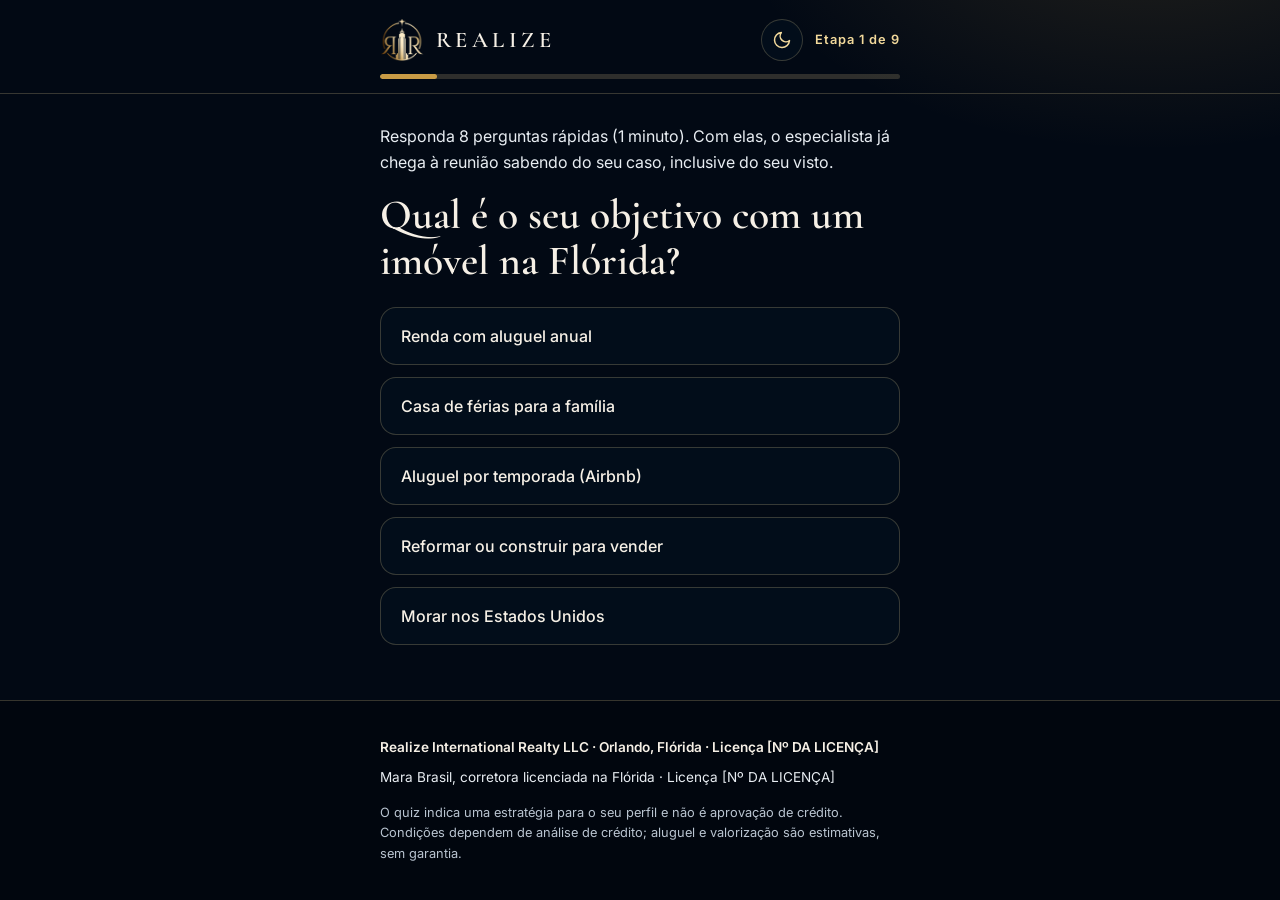
<file: quiz.html>
<!doctype html>
<html lang="pt-BR">
<head>
<meta charset="utf-8">
<meta name="viewport" content="width=device-width,initial-scale=1">
<title>Análise de perfil | Realize International Realty</title>
<meta name="robots" content="noindex">
<link rel="preconnect" href="https://fonts.googleapis.com">
<link rel="preconnect" href="https://fonts.gstatic.com" crossorigin>
<link href="https://fonts.googleapis.com/css2?family=Cormorant+Garamond:wght@600&family=Inter:wght@400;500;600;700;800&display=swap" rel="stylesheet">
<link rel="icon" href="images/logo-emblem.png">
<link rel="stylesheet" href="css/style.css">
</head>
<body class="quiz-body">

<div class="qhead">
  <div class="row"><a class="brand" href="a.html" style="font-size:1.4rem"><img src="images/logo-emblem.png" alt="Realize International Realty"><span>REALIZE</span></a><span class="lbl" id="lbl" aria-live="polite"></span></div>
  <div class="bar"><i id="prog"></i></div>
</div>

<main class="qmain">
  <div id="s-q">
    <p id="intro" class="intro">Responda 8 perguntas rápidas (1 minuto). Com elas, o especialista já chega à reunião sabendo do seu caso, inclusive do seu visto.</p>
    <h1 id="q"></h1>
    <div class="opts" id="opts"></div>
  </div>

  <form id="s-c" class="hidden" onsubmit="return false" novalidate>
    <h1>Para onde enviamos a sua análise?</h1>
    <p>A Mara recebe suas respostas e fala com você pelo WhatsApp, em português.</p>
    <div class="field"><label for="nome">Nome</label><input id="nome" autocomplete="name" placeholder="Seu nome"><span class="err" id="e-nome"></span></div>
    <div class="field"><label for="whats">WhatsApp</label><input id="whats" type="tel" autocomplete="tel" inputmode="tel" placeholder="(11) 90000-0000"><span class="err" id="e-whats"></span></div>
    <div class="field"><label for="email">E-mail</label><input id="email" type="email" autocomplete="email" placeholder="voce@email.com"><span class="err" id="e-email"></span></div>
    <div class="field"><label for="horario">Melhor horário para falarmos</label>
      <select id="horario" style="background:var(--bg3);color:var(--cream);border:1px solid var(--line);border-radius:14px;padding:15px 16px;font:400 1rem Inter">
        <option>Manhã (8h às 12h)</option><option>Tarde (12h às 18h)</option><option>Noite (18h às 21h)</option><option>Qualquer horário</option>
      </select></div>
    <button class="btn" type="button" id="finish">Ver minha estratégia</button>
    <p class="note">Ao enviar seus dados, você solicita o contato da Realize International Realty LLC para atendimento imobiliário, inclusive por WhatsApp e e-mail, conforme nossa <a href="https://realizehome.com.br/#privacidade" target="_blank" rel="noopener">Política de Privacidade</a>.</p>
  </form>

  <div id="s-r" class="hidden">
    <span class="eyebrow">Sua estratégia</span>
    <h1 id="r-title"></h1>
    <p style="margin-top:14px" id="r-comment"></p>
    <p style="margin-top:10px">Na reunião por vídeo, o especialista apresenta imóveis, entrada estimada e a conta completa do aluguel para o seu perfil.</p>
    <div class="card summary" id="summary"></div>
    <a class="btn" id="agenda" href="#">Agendar reunião com especialista</a>
    <a class="btn sec" id="wa" href="#" style="margin-top:12px">Falar no WhatsApp</a>
    <p class="note" id="r-note">Suas respostas já vão na primeira mensagem do WhatsApp.</p>
    <button class="back" id="restart" type="button" style="display:block;margin:10px auto 0">Refazer o quiz</button>
  </div>

  <button class="back" id="back" type="button">← Voltar</button>
</main>

<footer><div class="wrap">
  <p style="color:var(--cream);font-weight:600">Realize International Realty LLC · Orlando, Flórida · Licença [Nº DA LICENÇA]</p>
  <p>Mara Brasil, corretora licenciada na Flórida · Licença [Nº DA LICENÇA]</p>
  <p class="legal">O quiz indica uma estratégia para o seu perfil e não é aprovação de crédito. Condições dependem de análise de crédito; aluguel e valorização são estimativas, sem garantia.</p>
</div></footer>

<script src="js/theme.js"></script>
<script src="js/config.js"></script>
<script src="js/track.js"></script>
<script src="js/quiz.js"></script>
</body>
</html>
</file>
<file: css/style.css>
:root{
  --bg:#020914; --bg2:#04111F; --bg3:#01060E;
  --gold:#C89B45; --gold-l:#F2D99B;
  --cream:#F6F0E6; --soft:#E8EDF2;
  --card:rgba(4,17,31,.6); --line:rgba(242,217,155,.22);
  --gold-t:#C89B45; --hdr:rgba(2,9,20,.92); --mute:#b9c4d0; --btn-hover:#F2D99B; --sel:rgba(200,155,69,.12);
}
*{box-sizing:border-box}
html{scroll-behavior:smooth}
body{margin:0;background:var(--bg);color:var(--soft);font-family:Inter,system-ui,sans-serif;font-size:16px;line-height:1.6;-webkit-font-smoothing:antialiased}
img,video{max-width:100%;display:block}
a{color:var(--gold-l)}
h1,h2,h3{font-family:'Cormorant Garamond',Georgia,serif;font-weight:600;color:var(--cream);margin:0;line-height:1.1}
h1{font-size:clamp(2.3rem,8vw,4rem)}
h2{font-size:clamp(2rem,6vw,3rem)}
h3{font-size:1.5rem}
p{margin:0}
.wrap{max-width:1120px;margin:0 auto;padding:0 20px}
section{padding:64px 0}
.alt{background:linear-gradient(180deg,var(--bg2),var(--bg3))}

.eyebrow{display:inline-flex;align-items:center;gap:12px;color:var(--gold-t);font-size:.78rem;font-weight:700;letter-spacing:.22em;text-transform:uppercase;margin-bottom:16px}
.eyebrow::before{content:"";width:36px;height:1px;background:var(--gold)}

.btn{display:inline-block;border:0;border-radius:999px;background:var(--gold);color:#020914;font:700 .85rem Inter,sans-serif;letter-spacing:.14em;text-transform:uppercase;text-decoration:none;padding:17px 30px;cursor:pointer;text-align:center;transition:background .2s,transform .2s}
.btn:hover{background:var(--btn-hover);transform:translateY(-1px)}
.btn.ghost{background:transparent;color:var(--gold-l);border:1px solid var(--gold)}
.btn.ghost:hover{background:rgba(200,155,69,.14)}
.btn.sm{padding:12px 20px;font-size:.74rem}
.btn:focus-visible,input:focus-visible,summary:focus-visible,.opt:focus-visible{outline:2px solid var(--gold-l);outline-offset:3px}

.card{background:var(--card);border:1px solid var(--line);border-radius:18px;padding:26px}

header.top{position:sticky;top:0;z-index:20;background:var(--hdr);backdrop-filter:blur(10px);border-bottom:1px solid var(--line)}
header.top .wrap{display:flex;justify-content:space-between;align-items:center;gap:12px;height:68px}
.brand{font-family:'Cormorant Garamond',serif;font-weight:600;font-size:1.7rem;letter-spacing:.2em;color:var(--cream);text-decoration:none}
.brand small{display:block;font:500 .6rem Inter;letter-spacing:.24em;color:var(--gold);text-transform:uppercase;margin-top:-4px}

.hero{padding:40px 0 56px;background:
  radial-gradient(900px 500px at 85% -10%,rgba(200,155,69,.18),transparent 60%),
  linear-gradient(180deg,var(--bg3),var(--bg))}
.hero .wrap{display:grid;gap:36px}
.hero p.lead{font-size:1.1rem;margin:18px 0 26px;max-width:560px}
.cta-row{display:flex;flex-wrap:wrap;gap:12px}
.micro{font-size:.85rem;color:var(--gold-l);margin-top:16px}

.video{position:relative;width:100%;max-width:360px;margin:0 auto;aspect-ratio:9/16;border-radius:22px;overflow:hidden;border:1px solid var(--line);background:linear-gradient(160deg,#0a2236,var(--bg3));box-shadow:0 30px 80px rgba(0,0,0,.6)}
.video video{width:100%;height:100%;object-fit:cover}
.video .play{position:absolute;inset:0;display:flex;flex-direction:column;align-items:center;justify-content:center;gap:14px;background:rgba(1,6,14,.45);border:0;color:var(--cream);cursor:pointer;font:600 1rem Inter}
.video .play span{width:78px;height:78px;border-radius:50%;background:var(--gold);display:grid;place-items:center}
.video .play svg{margin-left:4px}
.video.playing .play{display:none}

.grid{display:grid;gap:18px;margin-top:32px}
.card h3{margin:12px 0 8px}
.card .ico{width:30px;height:30px;stroke:var(--gold);fill:none;stroke-width:1.6;stroke-linecap:round;stroke-linejoin:round}
.steps .n{font:600 2.8rem 'Cormorant Garamond',serif;color:var(--gold-t)}

.testi{display:grid;gap:22px;margin-top:32px}
.vph{aspect-ratio:16/9;border-radius:18px;border:1px dashed var(--line);display:grid;place-items:center;color:var(--gold-l);font-size:.9rem;text-align:center;padding:16px;background:var(--card)}
.big{font:600 4.5rem 'Cormorant Garamond',serif;color:var(--gold-t);line-height:1}
.chips{display:flex;flex-wrap:wrap;gap:10px;margin-top:28px}
.chip{border:1px solid var(--line);background:var(--card);color:var(--cream);border-radius:999px;padding:11px 18px;font-weight:600;font-size:.9rem}

details{background:var(--card);border:1px solid var(--line);border-radius:14px;padding:18px 22px;margin-top:12px}
summary{cursor:pointer;font:600 1.35rem 'Cormorant Garamond',serif;color:var(--cream)}
details p{margin-top:10px}

.final{text-align:center}
.final .wrap{max-width:720px}
.final p{margin:16px 0 28px}

footer{background:var(--bg3);border-top:1px solid var(--line);padding:36px 0;font-size:.85rem}
footer p+p{margin-top:8px}
footer .legal{color:var(--mute);font-size:.8rem;margin-top:14px}

/* Quiz */
.quiz-body{min-height:100vh;display:flex;flex-direction:column;background:radial-gradient(700px 400px at 90% -10%,rgba(200,155,69,.16),transparent 60%),var(--bg)}
.qhead{padding:18px 20px 14px;border-bottom:1px solid var(--line)}
.qhead .row{display:flex;justify-content:space-between;align-items:center;width:min(520px,calc(100% - 40px));margin:0 auto}
.qhead .lbl{font-size:.8rem;font-weight:600;color:var(--gold-l);letter-spacing:.08em}
.bar{width:min(520px,calc(100% - 40px));margin:12px auto 0;height:5px;background:rgba(242,217,155,.18);border-radius:999px;overflow:hidden}
.bar i{display:block;height:100%;width:0;background:var(--gold);border-radius:999px;transition:width .35s}
.qmain{flex:1;width:100%;max-width:560px;margin:0 auto;padding:30px 20px 40px}
.qmain h1{font-size:clamp(2rem,8vw,2.6rem);margin-bottom:22px}
.opts{display:grid;gap:12px}
.opt{width:100%;text-align:left;background:var(--card);color:var(--cream);border:1px solid var(--line);border-radius:16px;padding:18px 20px;font:500 1rem Inter;cursor:pointer;min-height:58px;transition:border-color .2s,background .2s}
.opt:hover,.opt.sel{border-color:var(--gold);background:var(--sel)}
.back{margin-top:22px;background:none;border:0;color:var(--gold-l);font:600 .85rem Inter;letter-spacing:.1em;text-transform:uppercase;cursor:pointer;padding:10px 0}
.field{display:grid;gap:6px;margin-top:16px}
.field label{font-size:.85rem;font-weight:600;color:var(--gold-l)}
.field input{background:var(--bg3);color:var(--cream);border:1px solid var(--line);border-radius:14px;padding:15px 16px;font:400 1rem Inter}
.field .err{color:#ff9d8f;font-size:.8rem;min-height:1em}
.qmain .btn{width:100%;margin-top:22px}
.note{font-size:.78rem;color:var(--mute);margin-top:14px;text-align:center}
.summary{margin:22px 0;display:grid;gap:12px}
.summary b{display:block;font-size:.72rem;letter-spacing:.14em;text-transform:uppercase;color:var(--gold-t)}
.hidden{display:none!important}

@media(min-width:760px){
  section{padding:96px 0}
  .hero{padding:72px 0 88px}
  .hero .wrap{grid-template-columns:1.1fr .9fr;align-items:center;gap:56px}
  .grid.c4{grid-template-columns:repeat(4,1fr)}
  .grid.c2{grid-template-columns:repeat(2,1fr)}
  .grid.c3{grid-template-columns:repeat(3,1fr)}
  .testi{grid-template-columns:1.4fr 1fr;align-items:center}
}
@media(prefers-reduced-motion:reduce){*{transition:none!important;scroll-behavior:auto!important}}

.quiz-body footer .wrap{width:min(520px,calc(100% - 40px));padding:0}
.quiz-body .intro{font-size:1rem;color:var(--soft);margin:0 0 18px}

.brand{display:inline-flex;align-items:center;gap:12px}
.brand img{width:44px;height:44px;object-fit:contain}
.brand span{display:block;line-height:1}

/* Tema claro */
:root[data-theme="light"]{
  --bg:#F8F3E9; --bg2:#EFE6D3; --bg3:#FFFFFF;
  --soft:#2B3645; --cream:#04111F; --gold-l:#7A5618; --gold-t:#8A6420;
  --card:rgba(255,255,255,.75); --line:rgba(4,17,31,.16);
  --hdr:rgba(248,243,233,.94); --mute:#4A5666; --btn-hover:#D9B261; --sel:rgba(200,155,69,.2);
  color-scheme:light;
}
:root[data-theme="light"] .hero{background:radial-gradient(900px 500px at 85% -10%,rgba(200,155,69,.22),transparent 60%),linear-gradient(180deg,#FFFFFF,var(--bg))}
:root[data-theme="light"] .brand img{filter:drop-shadow(0 0 0 transparent)}
:root[data-theme="light"] .video .play{color:#F6F0E6}
:root[data-theme="light"] .btn.ghost{border-color:#8A6420}

.theme{margin-left:auto;margin-right:12px;width:42px;height:42px;border-radius:50%;border:1px solid var(--line);background:var(--card);color:var(--gold-l);display:grid;place-items:center;cursor:pointer;padding:0;flex:none}
.theme:hover{border-color:var(--gold)}
.theme svg{width:20px;height:20px;fill:none;stroke:currentColor;stroke-width:1.8;stroke-linecap:round;stroke-linejoin:round}
.theme .sun{display:none}
:root[data-theme="light"] .theme .sun{display:block}
:root[data-theme="light"] .theme .moon{display:none}

@media(max-width:480px){
  header.top .wrap{gap:0}
  .brand{font-size:1.3rem;gap:8px}
  .brand img{width:38px;height:38px}
  .brand small{display:none}
  .theme{width:38px;height:38px;margin-right:8px}
  header.top .btn.sm{padding:11px 16px}
}

.steps .card .n{line-height:1}
.steps .card h3{margin:8px 0}
.sticky-cta{position:fixed;left:0;right:0;bottom:0;z-index:30;padding:10px 16px calc(10px + env(safe-area-inset-bottom,0px));background:var(--hdr);backdrop-filter:blur(10px);border-top:1px solid var(--line);display:none}
.sticky-cta .btn{display:block;width:100%;padding:15px 20px}
@media(max-width:759px){.sticky-cta{display:block}body:has(.sticky-cta){padding-bottom:78px}}
.btn.sec{background:transparent;color:var(--gold-l);border:1px solid var(--gold)}
.btn.sec:hover{background:var(--sel)}
.brand{flex:none;white-space:nowrap}

/* VSL */
.vsl .wrap{display:flex;flex-direction:column;align-items:center;text-align:center;gap:0}
.vsl h1{max-width:900px;font-size:clamp(2rem,6.5vw,3.3rem)}
.vsl .lead{max-width:640px}
.vsl .eyebrow{margin-bottom:14px}
.vsl .video{margin:8px auto 0}
.cta-box{margin-top:24px;display:flex;flex-direction:column;align-items:center;gap:10px}
.cta-box .btn{width:100%;max-width:420px}
.center{text-align:center}
.cta-lock[hidden]{display:none!important}
.narrow{max-width:760px}
.sub{margin-top:10px;color:var(--gold-l)}
.pain{list-style:none;padding:0;margin:26px 0;display:grid;gap:14px}
.pain li{background:var(--card);border:1px solid var(--line);border-radius:14px;padding:16px 18px}
.pain b{color:var(--cream)}
.punch{font:600 1.6rem 'Cormorant Garamond',serif;color:var(--cream);line-height:1.2}
.vs ul{margin:12px 0 0;padding-left:20px;display:grid;gap:8px}
.vs .yes h3{color:var(--gold-t)}
.ps{margin-top:30px;font-size:.95rem;color:var(--mute);max-width:560px;margin-left:auto;margin-right:auto}
.ps b{color:var(--gold-t)}

/* Depoimentos em vídeo */
.tgrid{display:grid;gap:20px;margin-top:28px}
.tv{margin:0;border:1px solid var(--line);border-radius:18px;overflow:hidden;background:#000}
.tv video{display:block;width:100%;max-height:78vh;background:#000}
.tv figcaption{background:var(--card);color:var(--cream);font-weight:600;padding:12px 16px;font-size:.95rem}
@media(min-width:760px){.tgrid{grid-template-columns:repeat(2,1fr)}}
.video video{object-fit:contain;background:#000}

/* VSL: vídeo grande e em destaque */
.vsl .video{width:100%;max-width:960px;aspect-ratio:16/9;border-radius:20px;box-shadow:0 30px 90px rgba(0,0,0,.55),0 0 0 1px var(--line)}
.vsl .video .play span{width:96px;height:96px}
.vsl .wrap{max-width:1040px}
.big-btn{padding:21px 34px;font-size:.95rem}
.cta-box .big-btn{max-width:560px}
@media(max-width:600px){.vsl .video{border-radius:14px}.vsl .video .play span{width:76px;height:76px}.big-btn{padding:18px 20px;font-size:.82rem}}
</file>
<file: css/page.css>
/* Página VSL: hero centralizado com vídeo grande, o resto usa a largura toda */
:root{--sec:80px;--gut:20px}
@media(min-width:760px){:root{--sec:104px;--gut:40px}}
@media(min-width:1200px){:root{--sec:120px;--gut:64px}}

.box{width:min(1400px,calc(100% - 2*var(--gut)));margin:0 auto}
.sec{padding:var(--sec) 0}
.sec.alt{background:linear-gradient(180deg,var(--bg2),var(--bg3))}
.sec h2{font-size:clamp(2.1rem,4.6vw,3.5rem);line-height:1.06;max-width:22ch}
.sec h2.wide{max-width:30ch}
.sec-head{display:grid;gap:14px;margin-bottom:48px}
.sec-head p{max-width:62ch;color:var(--soft);font-size:1.12rem;line-height:1.65}
.lead-p{font-size:1.15rem;line-height:1.7;color:var(--soft)}
.txt{font-size:1.08rem;line-height:1.75;color:var(--soft);max-width:60ch}
.txt p+p{margin-top:1.1em}
.txt strong{color:var(--cream)}
.l-note{font-size:.85rem;color:var(--mute)}
.micro{font-size:.88rem;color:var(--gold-l)}
.cta-row{display:flex;flex-wrap:wrap;gap:12px}

/* Cabeçalho */
header.top .wrap{max-width:1400px;width:calc(100% - 2*var(--gut));padding:0;gap:24px}
header.top .brand{margin-right:auto}
.nav{display:none;gap:30px}
.nav a{color:var(--cream);text-decoration:none;font:700 .74rem Inter,sans-serif;letter-spacing:.16em;text-transform:uppercase;opacity:.85}
.nav a:hover{opacity:1;color:var(--gold-l)}
@media(min-width:960px){.nav{display:flex}}
@media(max-width:480px){header.top .btn.sm{display:none}}

/* HERO (formato VSL) */
.vsl-hero{padding:56px 0 72px;background:
  radial-gradient(1100px 560px at 50% -8%,rgba(200,155,69,.22),transparent 62%),
  linear-gradient(180deg,var(--bg3),var(--bg))}
.vsl-hero .box{display:flex;flex-direction:column;align-items:center;text-align:center}
.vsl-hero .eyebrow{margin-bottom:18px}
.vsl-hero h1{max-width:27ch;font-size:clamp(1.75rem,4.6vw,3.7rem);line-height:1.08}
.vsl-hero .lead-p{max-width:68ch;margin:22px auto 34px}
.vsl-hero .video{width:100%;max-width:1080px;aspect-ratio:16/9;border-radius:22px;box-shadow:0 40px 110px rgba(0,0,0,.6),0 0 0 1px var(--line)}
.vsl-hero .video .play span{width:104px;height:104px}
.vsl-hero .video video{object-fit:contain}
.vsl-hero .cta-box{margin-top:32px;display:flex;flex-direction:column;align-items:center;gap:12px}
.big-btn{padding:22px 40px;font-size:1rem}
.cta-lock[hidden]{display:none!important}
@media(max-width:600px){
  .vsl-hero{padding:34px 0 52px}
  .vsl-hero .video{border-radius:14px}
  .vsl-hero .video .play span{width:76px;height:76px}
  .big-btn{padding:19px 22px;font-size:.84rem;width:100%}
}

/* Faixa de números */
.strip{display:grid;grid-template-columns:repeat(2,1fr);border-block:1px solid var(--line);background:var(--card)}
.strip>div{padding:26px 22px;border-right:1px solid var(--line);border-bottom:1px solid var(--line)}
.strip b{display:block;font:600 clamp(1.9rem,3.6vw,2.8rem)/1 'Cormorant Garamond',serif;color:var(--gold-t)}
.strip span{display:block;margin-top:6px;font-size:.92rem;color:var(--soft);line-height:1.4}
@media(min-width:900px){.strip{grid-template-columns:repeat(4,1fr)}.strip>div{padding:34px 40px;border-bottom:0}.strip>div:last-child{border-right:0}}

/* Dor em 3 colunas */
.cols3{display:grid;gap:18px}
.dor{background:var(--card);border:1px solid var(--line);border-radius:22px;padding:34px 30px}
.dor .n{font:600 3.4rem/1 'Cormorant Garamond',serif;color:var(--gold-t)}
.dor h3{font-size:1.9rem;margin:14px 0 10px;line-height:1.12}
.dor p{font-size:1.02rem;line-height:1.6;color:var(--soft)}
.punch-band{margin-top:28px;display:grid;gap:22px;align-items:center;border:1px solid var(--gold);border-radius:22px;padding:34px 30px;background:rgba(200,155,69,.12)}
.punch-band p{font:600 clamp(1.6rem,3vw,2.4rem)/1.15 'Cormorant Garamond',serif;color:var(--cream);max-width:30ch}
@media(min-width:900px){
  .cols3{grid-template-columns:repeat(3,1fr);gap:22px}
  .punch-band{grid-template-columns:1fr auto;padding:40px 48px;gap:40px}
}

/* Pilares */
.pillars{display:grid;gap:18px}
.pillar{background:var(--card);border:1px solid var(--line);border-radius:22px;padding:32px 30px}
.pillar .k{font:700 .76rem Inter,sans-serif;letter-spacing:.2em;text-transform:uppercase;color:var(--gold-t)}
.pillar h3{margin:12px 0 10px;font-size:1.9rem}
.pillar p{font-size:1.02rem;line-height:1.6;color:var(--soft)}
@media(min-width:900px){.pillars{grid-template-columns:repeat(3,1fr);gap:22px}}

/* Faixa escura dos R$ 500 mil */
.band{background:linear-gradient(135deg,#0b2236 0%,#04111F 55%,#02070f 100%);border-block:1px solid var(--line)}
.band .grid2{display:grid;gap:36px;align-items:center}
.band .eyebrow{color:#C89B45}
.band .big-line{font:600 clamp(2.4rem,6vw,4.6rem)/1.02 'Cormorant Garamond',serif;color:#F6F0E6;max-width:14ch}
.band .big-line em{font-style:normal;color:#F2D99B}
.checks{list-style:none;margin:0;padding:0;display:grid;gap:14px}
.checks li{display:flex;gap:14px;color:#E8EDF2;font-size:1.08rem;line-height:1.55}
.checks li::before{content:"";flex:none;width:24px;height:24px;margin-top:2px;border-radius:50%;background:#C89B45 url("data:image/svg+xml,%3Csvg xmlns='http://www.w3.org/2000/svg' viewBox='0 0 24 24' fill='none' stroke='%23020914' stroke-width='3.2' stroke-linecap='round' stroke-linejoin='round'%3E%3Cpath d='M5 12.5l4.5 4.5L19 7.5'/%3E%3C/svg%3E") center/15px no-repeat}
.band .micro{color:#F2D99B}
@media(min-width:900px){.band .grid2{grid-template-columns:1fr 1fr;gap:80px}}

/* Motivos */
.motives{display:grid;gap:14px}
.motive{display:flex;flex-direction:column;gap:6px;text-decoration:none;background:var(--card);border:1px solid var(--line);border-radius:20px;padding:26px 60px 26px 28px;position:relative;transition:border-color .2s,transform .2s,background .2s}
.motive b{font:600 1.7rem/1.1 'Cormorant Garamond',serif;color:var(--cream)}
.motive span{font-size:.98rem;color:var(--soft);line-height:1.5}
.motive::after{content:"→";position:absolute;right:26px;top:50%;transform:translateY(-50%);color:var(--gold-t);font-size:1.4rem}
.motive:hover{border-color:var(--gold);background:var(--sel);transform:translateY(-2px)}
@media(min-width:760px){.motives{grid-template-columns:repeat(2,1fr)}}
@media(min-width:1100px){.motives{grid-template-columns:repeat(3,1fr);gap:20px}}

/* Sozinho x profissional */
.vs2{display:grid;gap:18px}
.vs2 .col{border:1px solid var(--line);border-radius:22px;padding:34px 32px;background:var(--card)}
.vs2 h3{font-size:2rem;margin-bottom:16px}
.vs2 ul{margin:0;padding:0;list-style:none;display:grid;gap:14px}
.vs2 li{display:flex;gap:12px;line-height:1.55;color:var(--soft);font-size:1.04rem}
.vs2 .yes{border-color:var(--gold)}
.vs2 .yes li::before{content:"✓";color:var(--gold-t);font-weight:800}
.vs2 .no li::before{content:"✕";color:var(--mute);font-weight:800}
@media(min-width:800px){.vs2{grid-template-columns:1fr 1fr;gap:24px}}

/* Ecossistema */
.eco{display:grid;gap:14px}
.eco-i{border:1px solid var(--line);border-radius:20px;padding:26px;background:var(--card)}
.eco-i h3{font-size:1.55rem;margin-bottom:8px;line-height:1.12}
.eco-i p{font-size:.98rem;line-height:1.55;color:var(--soft)}
@media(min-width:700px){.eco{grid-template-columns:repeat(2,1fr)}}
@media(min-width:1100px){.eco{grid-template-columns:repeat(4,1fr);gap:18px}}

/* Quem está por trás */
.who{display:grid;gap:40px;align-items:start}
.photo{position:relative;margin:0}
.photo img{width:100%;aspect-ratio:4/4.4;object-fit:cover;border-radius:22px;border:1px solid var(--line);box-shadow:0 24px 70px rgba(0,0,0,.35)}
.photo figcaption{margin-top:14px;font-size:.92rem;color:var(--mute)}
.photo figcaption b{display:block;color:var(--cream);font-size:1.05rem}
.trust{border:1px solid var(--line);border-radius:20px;background:var(--card);overflow:hidden}
.trust-row{display:flex;flex-wrap:wrap;justify-content:space-between;gap:4px 16px;padding:14px 20px;border-bottom:1px solid var(--line);font-size:.96rem}
.trust-row:last-child{border-bottom:0}
.trust-row span{color:var(--mute)}
.trust-row b{color:var(--cream);font-weight:600;text-align:right}
.social{display:flex;flex-wrap:wrap;gap:8px;margin-top:18px}
.social a{font-size:.85rem;font-weight:600;text-decoration:none;color:var(--gold-l);border:1px solid var(--line);border-radius:999px;padding:9px 15px;background:var(--card)}
.social a:hover{border-color:var(--gold)}
@media(min-width:900px){.who{grid-template-columns:.8fr 1.2fr;gap:72px}}

/* Prova */
.proof{display:grid;gap:20px;align-items:stretch}
.proof .tv{margin:0}
.tv{border:1px solid var(--line);border-radius:20px;overflow:hidden;background:#000}
.tv video{display:block;width:100%;max-height:74vh;background:#000}
.tv figcaption{background:var(--card);color:var(--cream);font-weight:600;padding:12px 16px;font-size:.95rem}
.statcard{border:1px solid var(--line);border-radius:20px;background:var(--card);padding:36px 30px;display:flex;flex-direction:column;justify-content:center;gap:8px}
.statcard .big{font:600 6rem/1 'Cormorant Garamond',serif;color:var(--gold-t)}
.statcard h3{font-size:1.9rem}
@media(min-width:900px){.proof{grid-template-columns:1fr 1fr 1fr}}

/* FAQ */
.faq{display:grid;gap:36px}
details{background:var(--card);border:1px solid var(--line);border-radius:16px;padding:20px 24px;margin-top:0}
details+details{margin-top:12px}
summary{cursor:pointer;font:600 1.45rem/1.2 'Cormorant Garamond',serif;color:var(--cream)}
details p{margin-top:12px;line-height:1.7;color:var(--soft)}
@media(min-width:900px){.faq{grid-template-columns:.8fr 1.2fr;gap:80px;align-items:start}}

/* CTA final */
.final{background:radial-gradient(1000px 520px at 50% 120%,rgba(200,155,69,.26),transparent 60%),linear-gradient(180deg,var(--bg2),var(--bg3))}
.final .grid2{display:grid;gap:40px;align-items:center}
.final h2{max-width:20ch}
.opts2{display:grid;gap:14px;margin-bottom:24px}
.opt2{border:1px solid var(--line);border-radius:18px;padding:22px 24px;background:var(--card)}
.opt2 b{display:block;font:600 1.5rem 'Cormorant Garamond',serif;color:var(--cream);margin-bottom:4px}
.opt2.go{border-color:var(--gold);background:rgba(200,155,69,.14)}
.final .big-btn{width:100%}
.ps{margin-top:26px;font-size:.98rem;color:var(--mute);max-width:56ch}
.ps b{color:var(--gold-t)}
@media(min-width:900px){.final .grid2{grid-template-columns:1fr 1fr;gap:80px}}

/* Tema claro: faixa escura continua escura */
:root[data-theme="light"] .band h2,:root[data-theme="light"] .band .big-line{color:#F6F0E6}
:root[data-theme="light"] .band .big-line em{color:#F2D99B}


/* 3 módulos sob o vídeo */
.facts{margin-top:44px;width:100%;max-width:1180px;display:grid;gap:16px;text-align:left}
.fact{display:flex;gap:16px;align-items:flex-start;background:var(--card);border:1px solid var(--line);border-radius:18px;padding:24px 24px}
.fact svg{flex:none;width:32px;height:32px;stroke:var(--gold-t);fill:none;stroke-width:1.7;stroke-linecap:round;stroke-linejoin:round;margin-top:2px}
.fact h3{font-size:1.6rem;margin:0 0 6px;line-height:1.1}
.fact p{font-size:.98rem;line-height:1.6;color:var(--soft);margin:0}
@media(min-width:900px){.facts{grid-template-columns:repeat(3,1fr);gap:20px;margin-top:56px}}

/* ===== Alinhamento: tudo dentro dos mesmos limites laterais ===== */
:root{--gut:clamp(20px,4vw,72px)}
.box{width:min(1500px,calc(100% - 2*var(--gut)))}
header.top .wrap{max-width:1500px;width:calc(100% - 2*var(--gut))}
.vsl-hero h1{max-width:none;width:100%;font-size:clamp(1.8rem,3.9vw,3.6rem);line-height:1.1}
.vsl-hero .lead-p{max-width:100ch;width:100%}
.vsl-hero .video{max-width:1200px}
.facts{max-width:none}
.sec h2{max-width:34ch}
.sec h2.wide{max-width:46ch}
.sec-head p{max-width:90ch}
.txt{max-width:72ch}
.punch-band p{max-width:44ch}
.final h2{max-width:26ch}


/* Avaliações em texto */
.reviews{display:grid;gap:18px;margin-top:20px}
.rev{margin:0;background:var(--card);border:1px solid var(--line);border-radius:20px;padding:28px 28px 24px;display:flex;flex-direction:column;gap:16px}
.rev .stars{color:var(--gold);letter-spacing:.2em;font-size:1.05rem}
.rev blockquote{margin:0;font-size:1.02rem;line-height:1.7;color:var(--soft);flex:1}
.rev blockquote::before{content:"“";font:600 2.6rem/0 'Cormorant Garamond',serif;color:var(--gold-t);display:block;margin-bottom:10px}
.rev figcaption{display:flex;flex-direction:column;gap:2px;border-top:1px solid var(--line);padding-top:14px}
.rev figcaption b{color:var(--cream);font-weight:700}
.rev figcaption span{font-size:.85rem;color:var(--mute)}
@media(min-width:760px){.reviews{grid-template-columns:repeat(2,1fr)}}
@media(min-width:1200px){.reviews{grid-template-columns:repeat(4,1fr)}}


/* =====================================================================
   MOBILE (até 759px). Tudo aqui dentro vale só para celular:
   o computador e o tablet (a partir de 760px) não são afetados.
   ===================================================================== */
@media (max-width:759px){
  :root{--sec:52px;--gut:18px}

  /* Topo */
  header.top .wrap{height:60px}
  header.top .brand{font-size:1.35rem}

  /* HERO / VSL */
  .vsl-hero{padding:24px 0 44px}
  .vsl-hero .eyebrow{font-size:.66rem;letter-spacing:.15em;margin-bottom:14px}
  .vsl-hero .eyebrow::before{width:22px}
  .vsl-hero h1{font-size:1.62rem;line-height:1.14}
  .vsl-hero .lead-p{font-size:1rem;line-height:1.6;margin:16px 0 22px}
  /* vídeo de ponta a ponta da tela */
  .vsl-hero .video{width:calc(100% + 2*var(--gut));max-width:none !important;margin-inline:calc(-1*var(--gut));border-radius:0;box-shadow:none}
  .vsl-hero .video .play{font-size:.95rem}
  .vsl-hero .cta-box{margin-top:22px;width:100%}
  .big-btn{width:100%;padding:19px 18px;font-size:.84rem}
  .micro{font-size:.82rem}

  /* 3 módulos */
  .facts{margin-top:30px;gap:12px}
  .fact{padding:18px 18px;gap:14px}
  .fact svg{width:28px;height:28px}
  .fact h3{font-size:1.4rem}
  .fact p{font-size:.94rem}

  /* Seções */
  .sec h2,.sec h2.wide,.final h2{font-size:1.72rem;line-height:1.13;max-width:none}
  .sec-head{margin-bottom:26px;gap:10px}
  .sec-head p,.lead-p,.txt{font-size:1rem;line-height:1.65}

  .dor{padding:24px 22px}
  .dor .n{font-size:2.3rem}
  .dor h3{font-size:1.5rem;margin:10px 0 8px}
  .punch-band{padding:24px 20px;gap:18px;margin-top:18px}
  .punch-band p{font-size:1.45rem}

  .pillar{padding:24px 22px}
  .pillar h3{font-size:1.5rem}

  .band .big-line{font-size:2.3rem}
  .checks li{font-size:1rem}

  .motive{padding:20px 50px 20px 20px}
  .motive b{font-size:1.4rem}
  .motive::after{right:20px}

  .vs2 .col{padding:24px 22px}
  .vs2 h3{font-size:1.6rem;margin-bottom:12px}

  /* ecossistema em 2 colunas */
  .eco{grid-template-columns:1fr 1fr;gap:10px}
  .eco-i{padding:16px 14px}
  .eco-i h3{font-size:1.18rem;margin-bottom:6px}
  .eco-i p{font-size:.86rem;line-height:1.5}

  /* quem está por trás */
  .who{gap:26px}
  .photo img{aspect-ratio:4/3.4}
  .trust-row{flex-direction:column;align-items:flex-start;gap:2px;padding:12px 16px}
  .trust-row b{text-align:left}
  .social a{font-size:.8rem;padding:8px 12px}

  /* prova */
  .proof{gap:14px}
  .tv video{max-height:66vh}
  .statcard{padding:24px 22px}
  .statcard .big{font-size:4.2rem}
  .statcard h3{font-size:1.6rem}
  .reviews{gap:14px;margin-top:14px}
  .rev{padding:22px 20px 20px}
  .rev blockquote{font-size:.98rem}

  /* dúvidas e fechamento */
  .faq{gap:22px}
  summary{font-size:1.2rem}
  details{padding:16px 18px}
  details p{font-size:.96rem}
  .opt2{padding:18px 18px}
  .opt2 b{font-size:1.3rem}
  .final .grid2{gap:26px}
  .ps{font-size:.92rem}

  /* rodapé com espaço para o botão fixo */
  footer{padding-bottom:88px}
  footer .legal{font-size:.76rem}
  .sticky-cta .btn{padding:16px 14px;font-size:.8rem}
}

/* Mobile: áreas de toque maiores (só até 759px) */
@media (max-width:759px){
  .theme{width:44px;height:44px}
  a[data-reviews]{display:inline-block;padding:12px 0}
  details{padding:0 18px}
  summary{padding:16px 0;list-style-position:inside}
  details p{padding-bottom:16px;margin-top:0}
  .social a{padding:10px 14px}
  .vsl-hero h1{font-size:1.55rem}
}

/* ===== Rodapé no estilo do site da Realize + páginas legais + aviso de cookies ===== */
.foot2{background:var(--bg3);border-top:1px solid var(--line);padding:56px 0 40px;text-align:center}
.foot2-in{width:min(1100px,calc(100% - 2*var(--gut)));margin:0 auto;display:flex;flex-direction:column;align-items:center;gap:22px}
.foot2-tag{font-size:.9rem;color:var(--soft);max-width:80ch}
.foot2-social{display:flex;flex-wrap:wrap;justify-content:center;gap:12px}
.foot2-soc{width:44px;height:44px;border-radius:50%;border:1px solid var(--line);display:grid;place-items:center;color:var(--gold-l);background:var(--card);transition:border-color .2s,color .2s,transform .2s}
.foot2-soc:hover{border-color:var(--gold);color:var(--gold);transform:translateY(-2px)}
.foot2-soc svg{width:19px;height:19px}
.foot2-links{display:flex;flex-wrap:wrap;justify-content:center;gap:10px 28px}
.foot2-links button,.cookie2-link{background:none;border:0;padding:6px 2px;font:600 .9rem Inter,sans-serif;color:var(--gold-l);cursor:pointer;text-decoration:none}
.foot2-links button:hover,.cookie2-link:hover{text-decoration:underline}
.foot2-info{border-top:1px solid var(--line);padding-top:22px;margin-top:6px;width:100%;display:grid;gap:8px;font-size:.84rem;color:var(--mute)}
.foot2-info b{color:var(--cream)}
.foot2-legal{font-size:.78rem;line-height:1.6;max-width:110ch;margin-inline:auto}

.legal-modal{position:fixed;inset:0;z-index:100;background:rgba(1,6,14,.78);backdrop-filter:blur(4px);display:flex;align-items:center;justify-content:center;padding:max(16px,env(safe-area-inset-top,0px)) 16px max(16px,env(safe-area-inset-bottom,0px))}
.legal-modal[hidden]{display:none}
.legal-panel{position:relative;width:min(860px,100%);max-height:100%;overflow:auto;background:var(--bg2);border:1px solid var(--line);border-radius:22px;padding:38px 36px 34px;box-shadow:0 30px 100px rgba(0,0,0,.6)}
.legal-close{position:sticky;top:0;float:right;margin:-18px -14px 0 0;width:44px;height:44px;border-radius:50%;border:1px solid var(--line);background:var(--card);color:var(--cream);font-size:1.6rem;line-height:1;cursor:pointer}
.legal-close:hover{border-color:var(--gold)}
.legal-body h2{font-size:clamp(1.9rem,4vw,2.6rem);margin-bottom:6px}
.legal-body h3{font-size:1.4rem;margin:1.6em 0 .4em}
.legal-body p,.legal-body li{font-size:.98rem;line-height:1.7;color:var(--soft)}
.legal-body p{margin:.7em 0 0}
.legal-body ul{margin:.6em 0 0;padding-left:1.2em;display:grid;gap:.4em}
.legal-body a{color:var(--gold-l)}
.legal-body b{color:var(--cream)}

.cookie2{position:fixed;z-index:90;left:20px;bottom:20px;width:min(560px,calc(100% - 40px));display:flex;flex-wrap:wrap;align-items:center;gap:14px 18px;background:var(--bg2);border:1px solid var(--line);border-radius:18px;padding:18px 20px;box-shadow:0 20px 60px rgba(0,0,0,.5);text-align:left}
.cookie2[hidden]{display:none}
.cookie2 p{flex:1 1 260px;font-size:.88rem;line-height:1.55;color:var(--soft)}
.cookie2-actions{display:flex;gap:10px}
.cookie2-link{font-size:.88rem;padding:0;display:inline}
@media(max-width:759px){
  .foot2{padding:44px 0 96px}
  .foot2-in{gap:20px}
  .foot2-links{gap:4px 20px}
  .foot2-links button{padding:12px 4px}
  .legal-panel{padding:26px 20px 24px;border-radius:18px}
  .legal-close{margin:-8px -6px 0 0}
  .cookie2{left:12px;right:12px;width:auto;bottom:84px;padding:16px}
}


/* Depoimentos em vídeo mais discretos (miniaturas verticais) */
.proof{align-items:start}
.tv video{aspect-ratio:9/16;object-fit:cover;max-height:none}
@media(min-width:760px){
  .proof{grid-template-columns:230px 230px 1fr;justify-content:start;gap:20px;align-items:stretch}
}
@media(max-width:759px){
  .proof{grid-template-columns:1fr 1fr;gap:12px}
  .proof .statcard{grid-column:1/-1}
  .tv video{max-height:none}
  .tv figcaption{padding:10px 12px;font-size:.85rem}
}


/* Prova: 2 vídeos pequenos + avaliações em texto (sem número de avaliações) */
.proof{align-items:start}
.proof .reviews{margin-top:0;grid-column:1/-1}
@media(min-width:760px) and (max-width:1199px){
  .proof{grid-template-columns:230px 230px;justify-content:start;align-items:start}
}
@media(min-width:1200px){
  .proof{grid-template-columns:230px 230px 1fr;align-items:start}
  .proof .reviews{grid-column:auto;grid-template-columns:repeat(2,1fr)}
}

/* Computador largo: vídeos empilhados à esquerda, avaliações à direita (sem espaço vazio) */
@media(min-width:1200px){
  .proof{grid-template-columns:210px 1fr;gap:20px 24px;align-items:stretch}
  .proof .tv{grid-column:1}
  .proof .reviews{grid-column:2;grid-row:1 / span 2;grid-template-columns:repeat(2,1fr);align-content:stretch}
  .proof .reviews .rev{height:100%}
}

/* Prova em telas médias (tablet): vídeos em linha e avaliações abaixo; a partir de 900px: vídeos empilhados + avaliações ao lado */
@media(min-width:760px) and (max-width:899px){
  .proof{grid-template-columns:230px 230px 1fr;align-items:start}
  .proof .reviews{grid-column:1/-1;grid-row:auto;grid-template-columns:repeat(2,1fr)}
}
@media(min-width:900px){
  .proof{grid-template-columns:210px 1fr;gap:20px 24px;align-items:stretch}
  .proof .tv{grid-column:1}
  .proof .reviews{grid-column:2;grid-row:1 / span 2;grid-template-columns:repeat(2,1fr);align-content:stretch}
  .proof .reviews .rev{height:100%}
}

@media(min-width:900px){ .proof .tv{align-self:start} }


/* ===== Ajustes de compliance (20/11/2026) ===== */
.legal-mini{font-size:.82rem;line-height:1.55;color:var(--mute);max-width:78ch;margin:14px auto 0}
.legal-mini.video-note{margin:16px auto 0;max-width:90ch}
.consent{font-size:.78rem;line-height:1.5;color:var(--mute);max-width:64ch;margin:10px 0 0}
.vsl-hero .consent,.final .consent{text-align:inherit}
.vsl-hero .cta-box .consent{text-align:center;margin-inline:auto}
.consent .cookie2-link{font-size:inherit;color:var(--gold-l);text-decoration:underline;padding:0}
.band .big-line.long{font-size:clamp(1.8rem,3.4vw,2.9rem);line-height:1.12;max-width:24ch}
.band .big-line.long em{font-style:normal;color:#F2D99B}

.eho{display:flex;align-items:center;gap:12px;color:var(--gold-l);border:1px solid var(--line);border-radius:12px;padding:10px 16px}
.eho svg{width:38px;height:38px;flex:none}
.eho span{font:700 .7rem/1.25 Inter,sans-serif;letter-spacing:.12em;text-transform:uppercase;text-align:left}

.cookie2-actions{flex-wrap:wrap;align-items:center}
.cookie2-manage{background:none;border:0;padding:8px 4px;font:600 .82rem Inter,sans-serif;color:var(--gold-l);cursor:pointer;text-decoration:underline}
.cookie2{width:min(640px,calc(100% - 40px))}

.pref{display:flex;justify-content:space-between;align-items:center;gap:20px;padding:16px 0;border-bottom:1px solid var(--line)}
.pref b{display:block;color:var(--cream);font-size:1rem}
.pref span{display:block;font-size:.88rem;line-height:1.5;color:var(--soft);margin-top:2px}
.sw{position:relative;flex:none;width:48px;height:28px}
.sw input{position:absolute;inset:0;opacity:0;margin:0;width:100%;height:100%;cursor:pointer;z-index:1}
.sw i{position:absolute;inset:0;border-radius:999px;background:var(--line);transition:background .2s}
.sw i::after{content:"";position:absolute;top:3px;left:3px;width:22px;height:22px;border-radius:50%;background:var(--cream);transition:transform .2s}
.sw input:checked+i{background:var(--gold)}
.sw input:checked+i::after{transform:translateX(20px);background:#020914}
.sw input:disabled{cursor:not-allowed}
.sw input:disabled+i{opacity:.6}
.sw input:focus-visible+i{outline:2px solid var(--gold-l);outline-offset:3px}
.pref-actions{display:flex;flex-wrap:wrap;gap:10px;margin-top:22px}

@media(max-width:759px){
  .legal-mini{font-size:.8rem}
  .band .big-line.long{font-size:1.6rem}
  .eho{padding:8px 14px}
  .cookie2{left:12px;right:12px;width:auto}
  .cookie2-actions .btn{flex:1 1 100%}
  .pref{gap:14px}
}

/* Foto da Mara: moldura vertical, com folga acima da cabeça */
.photo img{aspect-ratio:4/5;object-fit:cover;object-position:50% 0%}
@media(max-width:759px){
  .photo img{aspect-ratio:4/5;object-position:50% 0%}
}

/* Título principal um pouco menor */
.vsl-hero h1{font-size:clamp(1.6rem,3.4vw,3.15rem);line-height:1.1}
@media(max-width:759px){.vsl-hero h1{font-size:1.45rem}}
</file>
